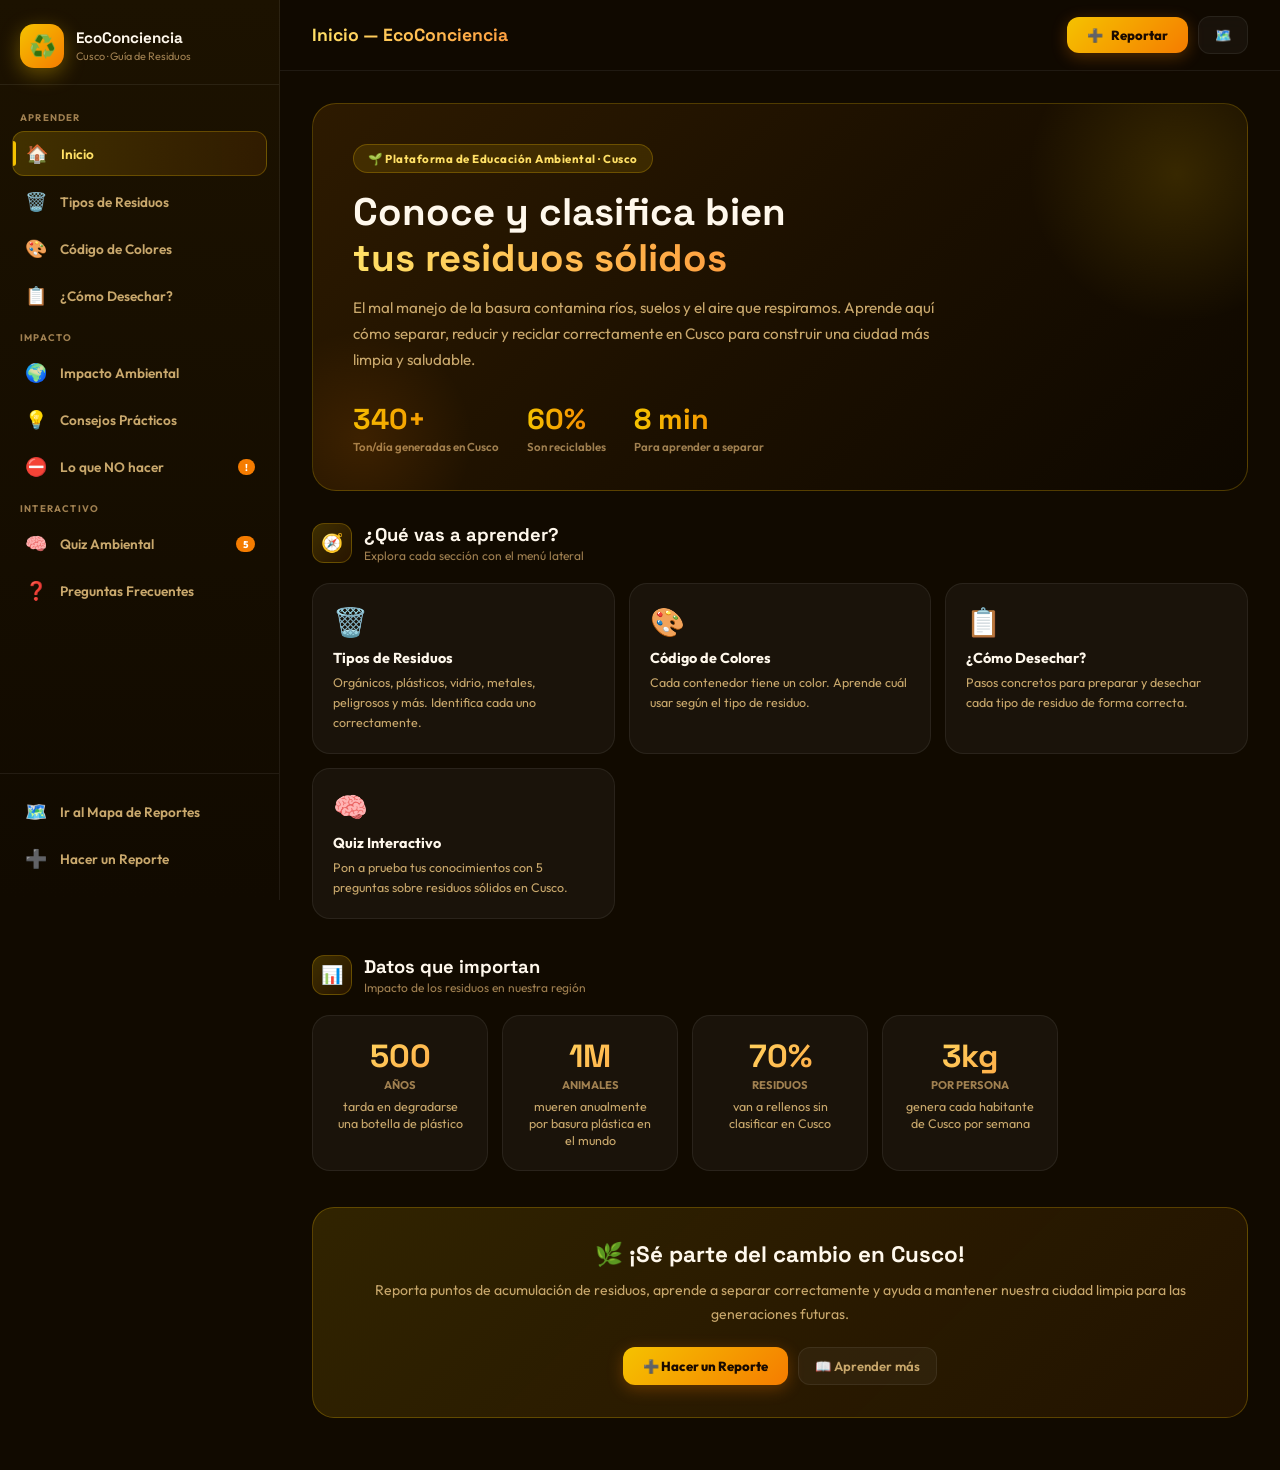
<file: conciencia-residuos.html>
<!DOCTYPE html>
<html lang="es">
<head>
  <meta charset="UTF-8" />
  <meta name="viewport" content="width=device-width, initial-scale=1.0, maximum-scale=1.0, user-scalable=no" />
  <meta name="description" content="Aprende a clasificar y desechar correctamente los residuos sólidos en Cusco. Guía ciudadana para un manejo responsable de la basura." />
  <meta name="theme-color" content="#1a0f00" />
  <title>Conciencia Ambiental — Residuos Sólidos Cusco</title>

  <link href="https://fonts.googleapis.com/css2?family=Outfit:wght@400;500;600;700;800&family=Space+Grotesk:wght@500;700;800&display=swap" rel="stylesheet" />

  <style>
    /* ================================================================
       VARIABLES & RESET
    ================================================================ */
    :root {
      --yellow:        #F5C200;
      --yellow-light:  #FFE066;
      --yellow-dark:   #C49A00;
      --orange:        #F57C00;
      --orange-light:  #FFA040;
      --orange-dark:   #BF5E00;
      --bg:            #110A00;
      --bg2:           #1C1100;
      --surface:       rgba(255,255,255,0.04);
      --surface2:      rgba(255,255,255,0.08);
      --border:        rgba(255,255,255,0.07);
      --border-accent: rgba(245,194,0,0.25);
      --text:          #FFF8EC;
      --text-muted:    #A08050;
      --text-sub:      #C9A86C;
      --sidebar-w:     280px;
      --sidebar-w-collapsed: 70px;
      --radius:        16px;
      --transition:    all 0.25s cubic-bezier(0.4,0,0.2,1);
    }

    *, *::before, *::after { box-sizing: border-box; margin: 0; padding: 0; }
    html { scroll-behavior: smooth; }
    body {
      font-family: 'Outfit', sans-serif;
      background: var(--bg);
      color: var(--text);
      overflow-x: hidden;
      -webkit-tap-highlight-color: transparent;
    }
    a { text-decoration: none; color: inherit; }
    button { font-family: inherit; cursor: pointer; border: none; background: none; }

    /* ================================================================
       LAYOUT SHELL
    ================================================================ */
    .shell {
      display: flex;
      min-height: 100vh;
    }

    /* ================================================================
       SIDEBAR
    ================================================================ */
    .sidebar {
      width: var(--sidebar-w);
      background: linear-gradient(180deg, #1C1200 0%, #110A00 100%);
      border-right: 1px solid var(--border);
      display: flex;
      flex-direction: column;
      position: fixed;
      top: 0; left: 0; bottom: 0;
      z-index: 100;
      transition: var(--transition);
      overflow: hidden;
    }

    /* ---- Brand ---- */
    .sidebar-brand {
      padding: 24px 20px 16px;
      display: flex;
      align-items: center;
      gap: 12px;
      border-bottom: 1px solid var(--border);
      flex-shrink: 0;
    }
    .brand-icon {
      width: 44px;
      height: 44px;
      border-radius: 14px;
      background: linear-gradient(135deg, var(--yellow), var(--orange));
      display: flex;
      align-items: center;
      justify-content: center;
      font-size: 22px;
      flex-shrink: 0;
      box-shadow: 0 6px 20px rgba(245,194,0,0.35);
    }
    .brand-texts {
      overflow: hidden;
      white-space: nowrap;
    }
    .brand-title {
      font-family: 'Space Grotesk', sans-serif;
      font-size: 0.95rem;
      font-weight: 800;
      color: var(--text);
      line-height: 1.2;
    }
    .brand-sub {
      font-size: 0.68rem;
      color: var(--text-muted);
      margin-top: 2px;
    }

    /* ---- Nav links ---- */
    .sidebar-nav {
      flex: 1;
      overflow-y: auto;
      padding: 16px 12px;
      scrollbar-width: none;
      display: flex;
      flex-direction: column;
      gap: 4px;
    }
    .sidebar-nav::-webkit-scrollbar { display: none; }

    .nav-section-label {
      font-size: 0.6rem;
      font-weight: 700;
      letter-spacing: 1.2px;
      color: var(--text-muted);
      padding: 10px 8px 4px;
      white-space: nowrap;
      overflow: hidden;
    }

    .nav-link {
      display: flex;
      align-items: center;
      gap: 12px;
      padding: 10px 12px;
      border-radius: 12px;
      color: var(--text-sub);
      font-size: 0.85rem;
      font-weight: 600;
      transition: var(--transition);
      white-space: nowrap;
      overflow: hidden;
      position: relative;
    }
    .nav-link:hover {
      background: var(--surface2);
      color: var(--text);
    }
    .nav-link.active {
      background: linear-gradient(90deg, rgba(245,194,0,0.18), rgba(245,124,0,0.10));
      color: var(--yellow-light);
      border: 1px solid var(--border-accent);
    }
    .nav-link.active::before {
      content: '';
      position: absolute;
      left: 0; top: 20%; bottom: 20%;
      width: 3px;
      border-radius: 0 3px 3px 0;
      background: var(--yellow);
    }
    .nav-icon {
      font-size: 18px;
      flex-shrink: 0;
      width: 24px;
      text-align: center;
    }
    .nav-text { overflow: hidden; text-overflow: ellipsis; }

    .nav-badge {
      margin-left: auto;
      background: var(--orange);
      color: #fff;
      font-size: 0.6rem;
      font-weight: 800;
      padding: 2px 7px;
      border-radius: 20px;
      flex-shrink: 0;
    }

    /* ---- Sidebar footer ---- */
    .sidebar-footer {
      padding: 16px 12px 20px;
      border-top: 1px solid var(--border);
      flex-shrink: 0;
    }
    .sidebar-footer a {
      display: flex;
      align-items: center;
      gap: 12px;
      padding: 10px 12px;
      border-radius: 12px;
      color: var(--text-sub);
      font-size: 0.85rem;
      font-weight: 600;
      transition: var(--transition);
      white-space: nowrap;
      overflow: hidden;
    }
    .sidebar-footer a:hover { background: var(--surface2); color: var(--text); }

    /* ================================================================
       HAMBURGER (mobile)
    ================================================================ */
    .hamburger {
      display: none;
      position: fixed;
      top: 14px; left: 14px;
      z-index: 200;
      width: 42px; height: 42px;
      border-radius: 12px;
      background: rgba(28,18,0,0.95);
      border: 1px solid var(--border-accent);
      align-items: center;
      justify-content: center;
      flex-direction: column;
      gap: 5px;
      backdrop-filter: blur(10px);
    }
    .hamburger span {
      display: block;
      width: 20px; height: 2px;
      background: var(--yellow);
      border-radius: 2px;
      transition: var(--transition);
    }
    .hamburger.open span:nth-child(1) { transform: translateY(7px) rotate(45deg); }
    .hamburger.open span:nth-child(2) { opacity: 0; }
    .hamburger.open span:nth-child(3) { transform: translateY(-7px) rotate(-45deg); }

    /* Overlay */
    .overlay {
      display: none;
      position: fixed; inset: 0;
      background: rgba(0,0,0,0.6);
      z-index: 90;
      backdrop-filter: blur(2px);
    }
    .overlay.show { display: block; }

    /* ================================================================
       MAIN CONTENT
    ================================================================ */
    .main {
      flex: 1;
      margin-left: var(--sidebar-w);
      min-height: 100vh;
      display: flex;
      flex-direction: column;
      transition: var(--transition);
    }

    /* ================================================================
       TOPBAR
    ================================================================ */
    .topbar {
      position: sticky;
      top: 0;
      z-index: 50;
      background: rgba(17,10,0,0.88);
      backdrop-filter: blur(20px);
      border-bottom: 1px solid var(--border);
      padding: 16px 32px;
      display: flex;
      align-items: center;
      justify-content: space-between;
      gap: 16px;
    }
    .topbar-title {
      font-family: 'Space Grotesk', sans-serif;
      font-size: 1.1rem;
      font-weight: 800;
      background: linear-gradient(90deg, var(--yellow-light), var(--orange-light));
      -webkit-background-clip: text;
      -webkit-text-fill-color: transparent;
      background-clip: text;
    }
    .topbar-actions { display: flex; align-items: center; gap: 10px; }

    .btn-primary {
      display: inline-flex;
      align-items: center;
      gap: 8px;
      padding: 10px 20px;
      border-radius: 12px;
      background: linear-gradient(135deg, var(--yellow), var(--orange));
      color: #1a0a00;
      font-weight: 800;
      font-size: 0.82rem;
      transition: var(--transition);
      box-shadow: 0 4px 16px rgba(245,124,0,0.3);
    }
    .btn-primary:hover {
      transform: translateY(-1px);
      box-shadow: 0 8px 24px rgba(245,124,0,0.45);
    }
    .btn-primary:active { transform: scale(0.97); }

    .btn-ghost {
      display: inline-flex;
      align-items: center;
      gap: 8px;
      padding: 10px 16px;
      border-radius: 12px;
      background: var(--surface);
      border: 1px solid var(--border);
      color: var(--text-sub);
      font-weight: 600;
      font-size: 0.82rem;
      transition: var(--transition);
    }
    .btn-ghost:hover { background: var(--surface2); color: var(--text); }

    /* ================================================================
       CONTENT SECTIONS (each section = a "page")
    ================================================================ */
    .content-area {
      flex: 1;
      padding: 32px;
      max-width: 1100px;
      width: 100%;
      margin: 0 auto;
    }

    .section-page { display: none; animation: fadeUp 0.35s ease; }
    .section-page.active { display: block; }

    @keyframes fadeUp {
      from { opacity: 0; transform: translateY(14px); }
      to   { opacity: 1; transform: translateY(0); }
    }

    /* ================================================================
       HERO BANNER
    ================================================================ */
    .hero {
      border-radius: 24px;
      background: linear-gradient(135deg, #2D1A00 0%, #1C1000 50%, #0E0800 100%);
      border: 1px solid var(--border-accent);
      padding: 40px 40px 36px;
      position: relative;
      overflow: hidden;
      margin-bottom: 32px;
    }
    .hero::before {
      content: '';
      position: absolute;
      top: -80px; right: -80px;
      width: 300px; height: 300px;
      background: radial-gradient(circle, rgba(245,194,0,0.15) 0%, transparent 70%);
      pointer-events: none;
    }
    .hero::after {
      content: '';
      position: absolute;
      bottom: -60px; left: -60px;
      width: 220px; height: 220px;
      background: radial-gradient(circle, rgba(245,124,0,0.12) 0%, transparent 70%);
      pointer-events: none;
    }
    .hero-tag {
      display: inline-flex;
      align-items: center;
      gap: 6px;
      padding: 6px 14px;
      border-radius: 20px;
      background: rgba(245,194,0,0.12);
      border: 1px solid rgba(245,194,0,0.25);
      color: var(--yellow-light);
      font-size: 0.72rem;
      font-weight: 700;
      letter-spacing: 0.5px;
      margin-bottom: 16px;
    }
    .hero h2 {
      font-family: 'Space Grotesk', sans-serif;
      font-size: clamp(1.6rem, 3vw, 2.4rem);
      font-weight: 800;
      line-height: 1.2;
      margin-bottom: 14px;
      position: relative;
      z-index: 1;
    }
    .hero h2 span {
      background: linear-gradient(90deg, var(--yellow-light), var(--orange-light));
      -webkit-background-clip: text;
      -webkit-text-fill-color: transparent;
      background-clip: text;
    }
    .hero p {
      color: var(--text-sub);
      font-size: 0.95rem;
      line-height: 1.7;
      max-width: 600px;
      position: relative;
      z-index: 1;
    }
    .hero-stats {
      display: flex;
      gap: 28px;
      margin-top: 28px;
      flex-wrap: wrap;
    }
    .hero-stat {
      display: flex;
      flex-direction: column;
      gap: 2px;
    }
    .hero-stat-num {
      font-family: 'Space Grotesk', sans-serif;
      font-size: 1.8rem;
      font-weight: 800;
      background: linear-gradient(90deg, var(--yellow), var(--orange));
      -webkit-background-clip: text;
      -webkit-text-fill-color: transparent;
      background-clip: text;
    }
    .hero-stat-lbl {
      font-size: 0.72rem;
      color: var(--text-muted);
      font-weight: 600;
    }

    /* ================================================================
       SECTION TITLE
    ================================================================ */
    .sec-header {
      display: flex;
      align-items: center;
      gap: 12px;
      margin-bottom: 20px;
    }
    .sec-icon {
      width: 40px; height: 40px;
      border-radius: 12px;
      background: linear-gradient(135deg, rgba(245,194,0,0.2), rgba(245,124,0,0.1));
      border: 1px solid var(--border-accent);
      display: flex; align-items: center; justify-content: center;
      font-size: 18px;
    }
    .sec-title {
      font-family: 'Space Grotesk', sans-serif;
      font-size: 1.15rem;
      font-weight: 800;
    }
    .sec-sub { color: var(--text-muted); font-size: 0.75rem; margin-top: 2px; }

    /* ================================================================
       WASTE TYPE CARDS (grid)
    ================================================================ */
    .waste-grid {
      display: grid;
      grid-template-columns: repeat(auto-fill, minmax(230px, 1fr));
      gap: 16px;
      margin-bottom: 36px;
    }

    .waste-card {
      background: var(--surface);
      border: 1px solid var(--border);
      border-radius: 20px;
      padding: 22px;
      display: flex;
      flex-direction: column;
      gap: 12px;
      transition: var(--transition);
      cursor: pointer;
      position: relative;
      overflow: hidden;
    }
    .waste-card::before {
      content: '';
      position: absolute;
      inset: 0;
      background: var(--card-glow, transparent);
      opacity: 0;
      transition: var(--transition);
      border-radius: inherit;
    }
    .waste-card:hover::before { opacity: 1; }
    .waste-card:hover {
      border-color: var(--card-border, var(--border-accent));
      transform: translateY(-3px);
      box-shadow: 0 12px 32px rgba(0,0,0,0.3);
    }

    .waste-card-icon {
      width: 52px; height: 52px;
      border-radius: 16px;
      display: flex; align-items: center; justify-content: center;
      font-size: 26px;
      flex-shrink: 0;
    }
    .waste-card-name {
      font-weight: 800;
      font-size: 1rem;
      line-height: 1.2;
    }
    .waste-card-desc {
      color: var(--text-sub);
      font-size: 0.78rem;
      line-height: 1.6;
    }
    .waste-card-tag {
      display: inline-flex;
      align-items: center;
      gap: 5px;
      padding: 4px 10px;
      border-radius: 20px;
      font-size: 0.65rem;
      font-weight: 700;
      letter-spacing: 0.3px;
      width: fit-content;
    }

    /* Examples per waste */
    .waste-examples {
      display: flex;
      flex-wrap: wrap;
      gap: 6px;
      margin-top: 4px;
    }
    .example-pill {
      padding: 3px 9px;
      border-radius: 20px;
      font-size: 0.65rem;
      font-weight: 600;
      background: var(--surface2);
      border: 1px solid var(--border);
      color: var(--text-sub);
    }

    /* ================================================================
       COLOR-CODED WASTE CARDS
    ================================================================ */
    /* Organic */
    .wc-organic { --card-glow: linear-gradient(135deg,rgba(74,222,128,.06),transparent); --card-border: rgba(74,222,128,.3); }
    .wc-organic .waste-card-icon { background: rgba(74,222,128,.15); }
    .wc-organic .waste-card-name { color: #7EE2A8; }
    .wc-organic .waste-card-tag { background: rgba(74,222,128,.12); color: #7EE2A8; border: 1px solid rgba(74,222,128,.25); }

    /* Paper */
    .wc-paper { --card-glow: linear-gradient(135deg,rgba(96,165,250,.06),transparent); --card-border: rgba(96,165,250,.3); }
    .wc-paper .waste-card-icon { background: rgba(96,165,250,.15); }
    .wc-paper .waste-card-name { color: #93C5FD; }
    .wc-paper .waste-card-tag { background: rgba(96,165,250,.12); color: #93C5FD; border: 1px solid rgba(96,165,250,.25); }

    /* Plastic */
    .wc-plastic { --card-glow: linear-gradient(135deg,rgba(251,191,36,.08),transparent); --card-border: rgba(251,191,36,.35); }
    .wc-plastic .waste-card-icon { background: rgba(251,191,36,.15); }
    .wc-plastic .waste-card-name { color: var(--yellow-light); }
    .wc-plastic .waste-card-tag { background: rgba(251,191,36,.12); color: var(--yellow-light); border: 1px solid rgba(251,191,36,.25); }

    /* Glass */
    .wc-glass { --card-glow: linear-gradient(135deg,rgba(34,211,238,.06),transparent); --card-border: rgba(34,211,238,.3); }
    .wc-glass .waste-card-icon { background: rgba(34,211,238,.15); }
    .wc-glass .waste-card-name { color: #67E8F9; }
    .wc-glass .waste-card-tag { background: rgba(34,211,238,.12); color: #67E8F9; border: 1px solid rgba(34,211,238,.25); }

    /* Metal */
    .wc-metal { --card-glow: linear-gradient(135deg,rgba(156,163,175,.06),transparent); --card-border: rgba(156,163,175,.3); }
    .wc-metal .waste-card-icon { background: rgba(156,163,175,.15); }
    .wc-metal .waste-card-name { color: #D1D5DB; }
    .wc-metal .waste-card-tag { background: rgba(156,163,175,.12); color: #D1D5DB; border: 1px solid rgba(156,163,175,.25); }

    /* Hazardous */
    .wc-hazard { --card-glow: linear-gradient(135deg,rgba(239,68,68,.06),transparent); --card-border: rgba(239,68,68,.3); }
    .wc-hazard .waste-card-icon { background: rgba(239,68,68,.15); }
    .wc-hazard .waste-card-name { color: #FCA5A5; }
    .wc-hazard .waste-card-tag { background: rgba(239,68,68,.12); color: #FCA5A5; border: 1px solid rgba(239,68,68,.25); }

    /* Electronic */
    .wc-electronic { --card-glow: linear-gradient(135deg,rgba(168,85,247,.06),transparent); --card-border: rgba(168,85,247,.3); }
    .wc-electronic .waste-card-icon { background: rgba(168,85,247,.15); }
    .wc-electronic .waste-card-name { color: #D8B4FE; }
    .wc-electronic .waste-card-tag { background: rgba(168,85,247,.12); color: #D8B4FE; border: 1px solid rgba(168,85,247,.25); }

    /* Sanitary */
    .wc-sanitary { --card-glow: linear-gradient(135deg,rgba(245,124,0,.07),transparent); --card-border: rgba(245,124,0,.3); }
    .wc-sanitary .waste-card-icon { background: rgba(245,124,0,.15); }
    .wc-sanitary .waste-card-name { color: var(--orange-light); }
    .wc-sanitary .waste-card-tag { background: rgba(245,124,0,.12); color: var(--orange-light); border: 1px solid rgba(245,124,0,.25); }

    /* ================================================================
       BIN COLOR LEGEND
    ================================================================ */
    .bin-legend {
      display: grid;
      grid-template-columns: repeat(auto-fill, minmax(180px, 1fr));
      gap: 12px;
      margin-bottom: 36px;
    }
    .bin-card {
      border-radius: 16px;
      padding: 16px;
      border: 1px solid;
      display: flex;
      gap: 12px;
      align-items: flex-start;
      transition: var(--transition);
    }
    .bin-card:hover { transform: translateY(-2px); }
    .bin-dot {
      width: 16px; height: 16px;
      border-radius: 50%;
      flex-shrink: 0;
      margin-top: 3px;
    }
    .bin-name { font-weight: 800; font-size: 0.85rem; }
    .bin-items { color: var(--text-muted); font-size: 0.72rem; line-height: 1.5; margin-top: 3px; }

    /* ================================================================
       STEPS / HOW TO
    ================================================================ */
    .steps-list {
      display: flex;
      flex-direction: column;
      gap: 14px;
      margin-bottom: 36px;
    }
    .step-item {
      display: flex;
      gap: 16px;
      align-items: flex-start;
      background: var(--surface);
      border: 1px solid var(--border);
      border-radius: 16px;
      padding: 18px 20px;
      transition: var(--transition);
    }
    .step-item:hover {
      background: var(--surface2);
      border-color: var(--border-accent);
    }
    .step-num {
      width: 36px; height: 36px;
      border-radius: 10px;
      background: linear-gradient(135deg, var(--yellow), var(--orange));
      color: #1a0a00;
      font-weight: 800;
      font-size: 0.9rem;
      display: flex; align-items: center; justify-content: center;
      flex-shrink: 0;
    }
    .step-text h4 { font-weight: 700; font-size: 0.92rem; margin-bottom: 4px; }
    .step-text p { color: var(--text-sub); font-size: 0.8rem; line-height: 1.6; }

    /* ================================================================
       TIPS / FACTS
    ================================================================ */
    .tips-grid {
      display: grid;
      grid-template-columns: repeat(auto-fill, minmax(240px, 1fr));
      gap: 14px;
      margin-bottom: 36px;
    }
    .tip-card {
      background: var(--surface);
      border: 1px solid var(--border);
      border-radius: 18px;
      padding: 20px;
      transition: var(--transition);
    }
    .tip-card:hover {
      background: var(--surface2);
      transform: translateY(-2px);
    }
    .tip-emoji { font-size: 28px; margin-bottom: 10px; }
    .tip-title { font-weight: 700; font-size: 0.9rem; margin-bottom: 6px; }
    .tip-desc { color: var(--text-sub); font-size: 0.78rem; line-height: 1.6; }

    /* ================================================================
       QUIZ / INTERACTIVE
    ================================================================ */
    .quiz-box {
      background: var(--surface);
      border: 1px solid var(--border-accent);
      border-radius: 22px;
      padding: 28px;
      margin-bottom: 36px;
    }
    .quiz-q {
      font-family: 'Space Grotesk', sans-serif;
      font-size: 1.05rem;
      font-weight: 800;
      margin-bottom: 6px;
      color: var(--yellow-light);
    }
    .quiz-hint {
      font-size: 0.78rem;
      color: var(--text-muted);
      margin-bottom: 20px;
    }
    .quiz-options {
      display: grid;
      grid-template-columns: 1fr 1fr;
      gap: 10px;
    }
    .quiz-opt {
      padding: 14px 16px;
      border-radius: 14px;
      background: var(--surface2);
      border: 1px solid var(--border);
      color: var(--text);
      font-size: 0.82rem;
      font-weight: 600;
      text-align: left;
      transition: var(--transition);
      cursor: pointer;
    }
    .quiz-opt:hover { border-color: var(--border-accent); background: rgba(245,194,0,0.08); }
    .quiz-opt.correct { background: rgba(74,222,128,0.12); border-color: rgba(74,222,128,0.4); color: #7EE2A8; }
    .quiz-opt.wrong   { background: rgba(239,68,68,0.1); border-color: rgba(239,68,68,0.4); color: #FCA5A5; }
    .quiz-result { margin-top: 16px; font-size: 0.85rem; font-weight: 700; display: none; }
    .quiz-result.show { display: block; }
    .quiz-result.ok  { color: #7EE2A8; }
    .quiz-result.bad { color: #FCA5A5; }

    .quiz-progress {
      display: flex;
      align-items: center;
      justify-content: space-between;
      margin-bottom: 18px;
    }
    .quiz-score-badge {
      padding: 5px 12px;
      border-radius: 20px;
      background: linear-gradient(135deg, rgba(245,194,0,0.15), rgba(245,124,0,0.1));
      border: 1px solid var(--border-accent);
      font-size: 0.75rem;
      font-weight: 700;
      color: var(--yellow-light);
    }
    .quiz-nav { display: flex; gap: 8px; margin-top: 18px; }

    /* ================================================================
       IMPACT COUNTER
    ================================================================ */
    .impact-row {
      display: grid;
      grid-template-columns: repeat(auto-fill, minmax(160px, 1fr));
      gap: 14px;
      margin-bottom: 36px;
    }
    .impact-card {
      background: var(--surface);
      border: 1px solid var(--border);
      border-radius: 18px;
      padding: 20px;
      text-align: center;
      transition: var(--transition);
    }
    .impact-card:hover { border-color: var(--border-accent); }
    .impact-num {
      font-family: 'Space Grotesk', sans-serif;
      font-size: 2rem;
      font-weight: 800;
      background: linear-gradient(135deg, var(--yellow-light), var(--orange-light));
      -webkit-background-clip: text;
      -webkit-text-fill-color: transparent;
      background-clip: text;
    }
    .impact-unit { font-size: 0.7rem; font-weight: 700; color: var(--text-muted); margin-top: 2px; }
    .impact-label { font-size: 0.78rem; color: var(--text-sub); margin-top: 6px; line-height: 1.4; }

    /* ================================================================
       ACCORDION (FAQ)
    ================================================================ */
    .faq-list { display: flex; flex-direction: column; gap: 10px; margin-bottom: 36px; }
    .faq-item {
      background: var(--surface);
      border: 1px solid var(--border);
      border-radius: 14px;
      overflow: hidden;
      transition: var(--transition);
    }
    .faq-item.open { border-color: var(--border-accent); }
    .faq-header {
      display: flex;
      align-items: center;
      justify-content: space-between;
      padding: 16px 18px;
      cursor: pointer;
      gap: 12px;
    }
    .faq-q { font-weight: 700; font-size: 0.88rem; }
    .faq-arrow {
      font-size: 14px;
      color: var(--text-muted);
      transition: transform 0.25s ease;
      flex-shrink: 0;
    }
    .faq-item.open .faq-arrow { transform: rotate(180deg); color: var(--yellow); }
    .faq-body {
      max-height: 0;
      overflow: hidden;
      transition: max-height 0.35s ease, padding 0.25s ease;
      padding: 0 18px;
    }
    .faq-item.open .faq-body { max-height: 300px; padding: 0 18px 16px; }
    .faq-body p { color: var(--text-sub); font-size: 0.82rem; line-height: 1.7; }

    /* ================================================================
       ALERTS / PROHIBITIONS
    ================================================================ */
    .prohib-grid {
      display: grid;
      grid-template-columns: repeat(auto-fill, minmax(200px, 1fr));
      gap: 12px;
      margin-bottom: 36px;
    }
    .prohib-card {
      background: rgba(239,68,68,0.06);
      border: 1px solid rgba(239,68,68,0.2);
      border-radius: 16px;
      padding: 18px;
      display: flex;
      gap: 12px;
      align-items: flex-start;
      transition: var(--transition);
    }
    .prohib-card:hover { background: rgba(239,68,68,0.1); transform: translateY(-2px); }
    .prohib-icon { font-size: 24px; flex-shrink: 0; }
    .prohib-text h4 { font-weight: 700; font-size: 0.85rem; color: #FCA5A5; margin-bottom: 4px; }
    .prohib-text p { font-size: 0.75rem; color: var(--text-muted); line-height: 1.5; }

    /* CTA Banner */
    .cta-banner {
      border-radius: 22px;
      background: linear-gradient(135deg, rgba(245,194,0,0.14), rgba(245,124,0,0.08));
      border: 1px solid var(--border-accent);
      padding: 32px;
      text-align: center;
      margin-bottom: 20px;
    }
    .cta-banner h3 {
      font-family: 'Space Grotesk', sans-serif;
      font-size: 1.4rem;
      font-weight: 800;
      margin-bottom: 10px;
    }
    .cta-banner p { color: var(--text-sub); font-size: 0.88rem; line-height: 1.7; margin-bottom: 20px; }
    .cta-btns { display: flex; gap: 10px; justify-content: center; flex-wrap: wrap; }

    /* ================================================================
       MOBILE BOTTOM NAV
    ================================================================ */
    .mobile-bottom-nav {
      display: none;
      position: fixed;
      left: 10px; right: 10px; bottom: 10px;
      height: 62px;
      background: rgba(28,18,0,0.97);
      border: 1px solid var(--border-accent);
      border-radius: 20px;
      z-index: 80;
      align-items: center;
      justify-content: space-around;
      backdrop-filter: blur(18px);
      box-shadow: 0 8px 32px rgba(0,0,0,0.4);
    }
    .mob-nav-item {
      display: flex;
      flex-direction: column;
      align-items: center;
      gap: 2px;
      padding: 6px 14px;
      border-radius: 12px;
      color: var(--text-muted);
      font-size: 0.6rem;
      font-weight: 700;
      transition: var(--transition);
      cursor: pointer;
    }
    .mob-nav-item.active { color: var(--yellow-light); }
    .mob-nav-icon { font-size: 20px; }

    /* ================================================================
       PROGRESS BAR (recycling rate visual)
    ================================================================ */
    .progress-item {
      margin-bottom: 16px;
    }
    .progress-header {
      display: flex;
      justify-content: space-between;
      align-items: center;
      margin-bottom: 6px;
    }
    .progress-label { font-size: 0.82rem; font-weight: 600; }
    .progress-pct { font-size: 0.78rem; font-weight: 800; color: var(--yellow); }
    .progress-bar {
      height: 8px;
      border-radius: 10px;
      background: var(--surface2);
      overflow: hidden;
    }
    .progress-fill {
      height: 100%;
      border-radius: 10px;
      background: linear-gradient(90deg, var(--yellow), var(--orange));
      transition: width 1.2s cubic-bezier(0.4,0,0.2,1);
      width: 0;
    }

    /* ================================================================
       RESPONSIVE
    ================================================================ */
    @media (max-width: 900px) {
      .sidebar { transform: translateX(-100%); }
      .sidebar.open { transform: translateX(0); }
      .main { margin-left: 0; }
      .hamburger { display: flex; }
      .topbar { padding: 14px 20px 14px 68px; }
      .content-area { padding: 20px 16px 100px; }
      .mobile-bottom-nav { display: flex; }
      .hero { padding: 24px 20px; }
      .quiz-options { grid-template-columns: 1fr; }
      .waste-grid { grid-template-columns: repeat(auto-fill, minmax(160px, 1fr)); }
    }

    @media (max-width: 480px) {
      .hero h2 { font-size: 1.4rem; }
      .hero-stats { gap: 18px; }
      .hero-stat-num { font-size: 1.4rem; }
      .topbar-title { font-size: 0.9rem; }
      .topbar-actions .btn-primary span { display: none; }
    }

    /* ================================================================
       SCROLL INDICATOR
    ================================================================ */
    .scroll-top {
      position: fixed;
      bottom: 90px; right: 20px;
      width: 40px; height: 40px;
      border-radius: 12px;
      background: linear-gradient(135deg, var(--yellow), var(--orange));
      color: #1a0a00;
      display: flex; align-items: center; justify-content: center;
      font-size: 18px;
      font-weight: 800;
      z-index: 70;
      opacity: 0;
      pointer-events: none;
      transition: var(--transition);
      box-shadow: 0 4px 16px rgba(245,124,0,0.4);
    }
    .scroll-top.show { opacity: 1; pointer-events: all; }

    /* Toast */
    #toast {
      position: fixed;
      left: 50%; bottom: 90px;
      transform: translateX(-50%);
      background: rgba(28,18,0,0.97);
      border: 1px solid var(--border-accent);
      color: var(--text);
      padding: 12px 20px;
      border-radius: 14px;
      font-size: 0.82rem;
      font-weight: 600;
      opacity: 0;
      pointer-events: none;
      transition: var(--transition);
      z-index: 999;
      white-space: nowrap;
    }
    #toast.show { opacity: 1; bottom: 100px; }

  </style>
</head>
<body>

<!-- ===============================================================
     HAMBURGER
================================================================ -->
<button class="hamburger" id="hamburger" aria-label="Menú">
  <span></span><span></span><span></span>
</button>

<!-- Overlay -->
<div class="overlay" id="overlay"></div>

<div class="shell">

  <!-- =============================================================
       SIDEBAR
  ============================================================= -->
  <aside class="sidebar" id="sidebar">

    <!-- Brand -->
    <div class="sidebar-brand">
      <div class="brand-icon">♻️</div>
      <div class="brand-texts">
        <div class="brand-title">EcoConciencia</div>
        <div class="brand-sub">Cusco · Guía de Residuos</div>
      </div>
    </div>

    <!-- Nav -->
    <nav class="sidebar-nav" id="sideNav">

      <div class="nav-section-label">APRENDER</div>

      <a class="nav-link active" data-section="inicio" onclick="showSection('inicio',this)">
        <span class="nav-icon">🏠</span>
        <span class="nav-text">Inicio</span>
      </a>
      <a class="nav-link" data-section="tipos" onclick="showSection('tipos',this)">
        <span class="nav-icon">🗑️</span>
        <span class="nav-text">Tipos de Residuos</span>
      </a>
      <a class="nav-link" data-section="colores" onclick="showSection('colores',this)">
        <span class="nav-icon">🎨</span>
        <span class="nav-text">Código de Colores</span>
      </a>
      <a class="nav-link" data-section="como" onclick="showSection('como',this)">
        <span class="nav-icon">📋</span>
        <span class="nav-text">¿Cómo Desechar?</span>
      </a>

      <div class="nav-section-label">IMPACTO</div>

      <a class="nav-link" data-section="impacto" onclick="showSection('impacto',this)">
        <span class="nav-icon">🌍</span>
        <span class="nav-text">Impacto Ambiental</span>
      </a>
      <a class="nav-link" data-section="tips" onclick="showSection('tips',this)">
        <span class="nav-icon">💡</span>
        <span class="nav-text">Consejos Prácticos</span>
      </a>
      <a class="nav-link" data-section="prohibido" onclick="showSection('prohibido',this)">
        <span class="nav-icon">⛔</span>
        <span class="nav-text">Lo que NO hacer</span>
        <span class="nav-badge">!</span>
      </a>

      <div class="nav-section-label">INTERACTIVO</div>

      <a class="nav-link" data-section="quiz" onclick="showSection('quiz',this)">
        <span class="nav-icon">🧠</span>
        <span class="nav-text">Quiz Ambiental</span>
        <span class="nav-badge">5</span>
      </a>
      <a class="nav-link" data-section="faq" onclick="showSection('faq',this)">
        <span class="nav-icon">❓</span>
        <span class="nav-text">Preguntas Frecuentes</span>
      </a>

    </nav>

    <!-- Footer -->
    <div class="sidebar-footer">
      <a href="principal.html">
        <span class="nav-icon">🗺️</span>
        <span>Ir al Mapa de Reportes</span>
      </a>
      <a href="reporte-residuos.html" style="margin-top:4px">
        <span class="nav-icon">➕</span>
        <span>Hacer un Reporte</span>
      </a>
    </div>

  </aside>

  <!-- =============================================================
       MAIN
  ============================================================= -->
  <div class="main" id="mainContent">

    <!-- Topbar -->
    <div class="topbar">
      <div class="topbar-title" id="topbarTitle">Inicio — EcoConciencia</div>
      <div class="topbar-actions">
        <a href="reporte-residuos.html" class="btn-primary">
          <span>➕</span><span>Reportar</span>
        </a>
        <a href="principal.html" class="btn-ghost">🗺️</a>
      </div>
    </div>

    <!-- Content -->
    <div class="content-area">

      <!-- ============================================================
           SECCIÓN: INICIO
      ============================================================ -->
      <div class="section-page active" id="sec-inicio">

        <!-- Hero -->
        <div class="hero">
          <div class="hero-tag">🌱 Plataforma de Educación Ambiental · Cusco</div>
          <h2>Conoce y clasifica bien<br/><span>tus residuos sólidos</span></h2>
          <p>El mal manejo de la basura contamina ríos, suelos y el aire que respiramos. Aprende aquí cómo separar, reducir y reciclar correctamente en Cusco para construir una ciudad más limpia y saludable.</p>
          <div class="hero-stats">
            <div class="hero-stat">
              <span class="hero-stat-num">340+</span>
              <span class="hero-stat-lbl">Ton/día generadas en Cusco</span>
            </div>
            <div class="hero-stat">
              <span class="hero-stat-num">60%</span>
              <span class="hero-stat-lbl">Son reciclables</span>
            </div>
            <div class="hero-stat">
              <span class="hero-stat-num">8 min</span>
              <span class="hero-stat-lbl">Para aprender a separar</span>
            </div>
          </div>
        </div>

        <!-- Resumen rápido de secciones -->
        <div class="sec-header">
          <div class="sec-icon">🧭</div>
          <div>
            <div class="sec-title">¿Qué vas a aprender?</div>
            <div class="sec-sub">Explora cada sección con el menú lateral</div>
          </div>
        </div>

        <div class="tips-grid">
          <div class="tip-card" onclick="showSection('tipos', document.querySelector('[data-section=tipos]'))">
            <div class="tip-emoji">🗑️</div>
            <div class="tip-title">Tipos de Residuos</div>
            <div class="tip-desc">Orgánicos, plásticos, vidrio, metales, peligrosos y más. Identifica cada uno correctamente.</div>
          </div>
          <div class="tip-card" onclick="showSection('colores', document.querySelector('[data-section=colores]'))">
            <div class="tip-emoji">🎨</div>
            <div class="tip-title">Código de Colores</div>
            <div class="tip-desc">Cada contenedor tiene un color. Aprende cuál usar según el tipo de residuo.</div>
          </div>
          <div class="tip-card" onclick="showSection('como', document.querySelector('[data-section=como]'))">
            <div class="tip-emoji">📋</div>
            <div class="tip-title">¿Cómo Desechar?</div>
            <div class="tip-desc">Pasos concretos para preparar y desechar cada tipo de residuo de forma correcta.</div>
          </div>
          <div class="tip-card" onclick="showSection('quiz', document.querySelector('[data-section=quiz]'))">
            <div class="tip-emoji">🧠</div>
            <div class="tip-title">Quiz Interactivo</div>
            <div class="tip-desc">Pon a prueba tus conocimientos con 5 preguntas sobre residuos sólidos en Cusco.</div>
          </div>
        </div>

        <!-- Impacto rápido -->
        <div class="sec-header">
          <div class="sec-icon">📊</div>
          <div>
            <div class="sec-title">Datos que importan</div>
            <div class="sec-sub">Impacto de los residuos en nuestra región</div>
          </div>
        </div>
        <div class="impact-row">
          <div class="impact-card">
            <div class="impact-num">500</div>
            <div class="impact-unit">AÑOS</div>
            <div class="impact-label">tarda en degradarse una botella de plástico</div>
          </div>
          <div class="impact-card">
            <div class="impact-num">1M</div>
            <div class="impact-unit">ANIMALES</div>
            <div class="impact-label">mueren anualmente por basura plástica en el mundo</div>
          </div>
          <div class="impact-card">
            <div class="impact-num">70%</div>
            <div class="impact-unit">RESIDUOS</div>
            <div class="impact-label">van a rellenos sin clasificar en Cusco</div>
          </div>
          <div class="impact-card">
            <div class="impact-num">3kg</div>
            <div class="impact-unit">POR PERSONA</div>
            <div class="impact-label">genera cada habitante de Cusco por semana</div>
          </div>
        </div>

        <!-- CTA -->
        <div class="cta-banner">
          <h3>🌿 ¡Sé parte del cambio en Cusco!</h3>
          <p>Reporta puntos de acumulación de residuos, aprende a separar correctamente y ayuda a mantener nuestra ciudad limpia para las generaciones futuras.</p>
          <div class="cta-btns">
            <a href="reporte-residuos.html" class="btn-primary">➕ Hacer un Reporte</a>
            <button class="btn-ghost" onclick="showSection('tipos', document.querySelector('[data-section=tipos]'))">📖 Aprender más</button>
          </div>
        </div>

      </div>

      <!-- ============================================================
           SECCIÓN: TIPOS DE RESIDUOS
      ============================================================ -->
      <div class="section-page" id="sec-tipos">

        <div class="hero" style="padding:28px 32px; margin-bottom:24px;">
          <div class="hero-tag">🗑️ Clasificación</div>
          <h2 style="font-size:1.7rem;">Tipos de <span>Residuos Sólidos</span></h2>
          <p>Conocer la clasificación te permite saber exactamente dónde depositar cada residuo para que pueda ser tratado correctamente.</p>
        </div>

        <div class="sec-header">
          <div class="sec-icon">🗑️</div>
          <div>
            <div class="sec-title">Clasificación por tipo</div>
            <div class="sec-sub">Haz clic en cada tarjeta para ver ejemplos</div>
          </div>
        </div>

        <div class="waste-grid">

          <div class="waste-card wc-organic" onclick="toggleExamples(this)">
            <div class="waste-card-icon">🍃</div>
            <div class="waste-card-name">Residuos Orgánicos</div>
            <div class="waste-card-desc">Provienen de seres vivos. Se descomponen de forma natural y pueden convertirse en compost.</div>
            <div class="waste-card-tag">♻️ Compostable</div>
            <div class="waste-examples" style="display:none">
              <span class="example-pill">🍌 Cáscaras de fruta</span>
              <span class="example-pill">☕ Restos de café</span>
              <span class="example-pill">🥗 Comida cocinada</span>
              <span class="example-pill">🌿 Poda de jardín</span>
              <span class="example-pill">🥚 Cáscaras de huevo</span>
            </div>
          </div>

          <div class="waste-card wc-paper" onclick="toggleExamples(this)">
            <div class="waste-card-icon">📄</div>
            <div class="waste-card-name">Papel y Cartón</div>
            <div class="waste-card-desc">Material muy reciclable. Su reciclaje ahorra árboles, agua y energía eléctrica.</div>
            <div class="waste-card-tag">♻️ Reciclable</div>
            <div class="waste-examples" style="display:none">
              <span class="example-pill">📰 Periódicos</span>
              <span class="example-pill">📦 Cajas de cartón</span>
              <span class="example-pill">📃 Cuadernos usados</span>
              <span class="example-pill">🛍️ Bolsas de papel</span>
            </div>
          </div>

          <div class="waste-card wc-plastic" onclick="toggleExamples(this)">
            <div class="waste-card-icon">🧴</div>
            <div class="waste-card-name">Plásticos</div>
            <div class="waste-card-desc">Tarda cientos de años en degradarse. Enjuaga los envases antes de reciclarlos.</div>
            <div class="waste-card-tag">♻️ Reciclable (limpio)</div>
            <div class="waste-examples" style="display:none">
              <span class="example-pill">🍶 Botellas PET</span>
              <span class="example-pill">🥛 Envases de yogur</span>
              <span class="example-pill">🛍️ Bolsas plásticas</span>
              <span class="example-pill">💊 Envases de medicina</span>
            </div>
          </div>

          <div class="waste-card wc-glass" onclick="toggleExamples(this)">
            <div class="waste-card-icon">🍾</div>
            <div class="waste-card-name">Vidrio</div>
            <div class="waste-card-desc">Se puede reciclar infinitas veces sin perder calidad. No va en la misma bolsa que otros residuos.</div>
            <div class="waste-card-tag">♻️ Reciclable infinito</div>
            <div class="waste-examples" style="display:none">
              <span class="example-pill">🍾 Botellas de vidrio</span>
              <span class="example-pill">🫙 Frascos de conserva</span>
              <span class="example-pill">🧴 Perfumeros</span>
            </div>
          </div>

          <div class="waste-card wc-metal" onclick="toggleExamples(this)">
            <div class="waste-card-icon">🥫</div>
            <div class="waste-card-name">Metales</div>
            <div class="waste-card-desc">Aluminio y acero son altamente reciclables. Aplastar latas reduce volumen de residuos.</div>
            <div class="waste-card-tag">♻️ Alta rentabilidad</div>
            <div class="waste-examples" style="display:none">
              <span class="example-pill">🥫 Latas de conserva</span>
              <span class="example-pill">🍺 Latas de aluminio</span>
              <span class="example-pill">🔩 Tornillería</span>
              <span class="example-pill">🍴 Cubiertos viejos</span>
            </div>
          </div>

          <div class="waste-card wc-hazard" onclick="toggleExamples(this)">
            <div class="waste-card-icon">☢️</div>
            <div class="waste-card-name">Residuos Peligrosos</div>
            <div class="waste-card-desc">¡Nunca mezclar con basura doméstica! Requieren puntos de acopio especializados.</div>
            <div class="waste-card-tag">⚠️ Manejo especial</div>
            <div class="waste-examples" style="display:none">
              <span class="example-pill">🔋 Baterías y pilas</span>
              <span class="example-pill">💡 Focos fluorescentes</span>
              <span class="example-pill">🎨 Pinturas y solventes</span>
              <span class="example-pill">💊 Medicamentos vencidos</span>
            </div>
          </div>

          <div class="waste-card wc-electronic" onclick="toggleExamples(this)">
            <div class="waste-card-icon">📱</div>
            <div class="waste-card-name">Residuos Electrónicos</div>
            <div class="waste-card-desc">Contienen metales valiosos y sustancias tóxicas. Llevar a centros de reciclaje RAEE.</div>
            <div class="waste-card-tag">🔌 RAEE</div>
            <div class="waste-examples" style="display:none">
              <span class="example-pill">📱 Celulares viejos</span>
              <span class="example-pill">💻 Computadoras</span>
              <span class="example-pill">📺 Televisores</span>
              <span class="example-pill">🖨️ Impresoras</span>
            </div>
          </div>

          <div class="waste-card wc-sanitary" onclick="toggleExamples(this)">
            <div class="waste-card-icon">🧻</div>
            <div class="waste-card-name">Residuos Sanitarios</div>
            <div class="waste-card-desc">Por higiene van en bolsa cerrada al contenedor de residuo no reciclable. No se reciclan.</div>
            <div class="waste-card-tag">🚫 No reciclable</div>
            <div class="waste-examples" style="display:none">
              <span class="example-pill">🧻 Papel higiénico</span>
              <span class="example-pill">😷 Mascarillas usadas</span>
              <span class="example-pill">🩹 Vendas</span>
              <span class="example-pill">🧤 Guantes usados</span>
            </div>
          </div>

        </div>

      </div>

      <!-- ============================================================
           SECCIÓN: CÓDIGO DE COLORES
      ============================================================ -->
      <div class="section-page" id="sec-colores">

        <div class="hero" style="padding:28px 32px; margin-bottom:24px;">
          <div class="hero-tag">🎨 Identificación Visual</div>
          <h2 style="font-size:1.7rem;">Código de <span>Colores de Contenedores</span></h2>
          <p>En Perú, el sistema de colores para contenedores de residuos sólidos está normado por la NTP 900.058 del MINAM. Conocerlo es esencial para reciclar bien.</p>
        </div>

        <div class="sec-header">
          <div class="sec-icon">🎨</div>
          <div>
            <div class="sec-title">¿Qué color para cada residuo?</div>
            <div class="sec-sub">Sistema normado por el MINAM · NTP 900.058</div>
          </div>
        </div>

        <div class="bin-legend">

          <div class="bin-card" style="background:rgba(74,222,128,0.08);border-color:rgba(74,222,128,0.3);">
            <div class="bin-dot" style="background:#4ADE80;box-shadow:0 0 10px rgba(74,222,128,0.6)"></div>
            <div>
              <div class="bin-name" style="color:#7EE2A8">🟢 Verde</div>
              <div class="bin-items">Residuos orgánicos: restos de comida, cáscaras, hojas y poda de jardín.</div>
            </div>
          </div>

          <div class="bin-card" style="background:rgba(251,191,36,0.08);border-color:rgba(251,191,36,0.3);">
            <div class="bin-dot" style="background:#FBBF24;box-shadow:0 0 10px rgba(251,191,36,0.6)"></div>
            <div>
              <div class="bin-name" style="color:#FDE68A">🟡 Amarillo</div>
              <div class="bin-items">Plásticos limpios: botellas PET, envases, bolsas y empaques plásticos.</div>
            </div>
          </div>

          <div class="bin-card" style="background:rgba(96,165,250,0.08);border-color:rgba(96,165,250,0.3);">
            <div class="bin-dot" style="background:#60A5FA;box-shadow:0 0 10px rgba(96,165,250,0.6)"></div>
            <div>
              <div class="bin-name" style="color:#93C5FD">🔵 Azul</div>
              <div class="bin-items">Papel y cartón: periódicos, cajas, cuadernos, papel de impresora.</div>
            </div>
          </div>

          <div class="bin-card" style="background:rgba(255,255,255,0.04);border-color:rgba(255,255,255,0.2);">
            <div class="bin-dot" style="background:#E5E7EB;box-shadow:0 0 10px rgba(229,231,235,0.4)"></div>
            <div>
              <div class="bin-name" style="color:#F3F4F6">⚪ Blanco</div>
              <div class="bin-items">Vidrio: botellas, frascos y envases de vidrio limpios y sin tapa.</div>
            </div>
          </div>

          <div class="bin-card" style="background:rgba(156,163,175,0.08);border-color:rgba(156,163,175,0.3);">
            <div class="bin-dot" style="background:#9CA3AF;box-shadow:0 0 10px rgba(156,163,175,0.5)"></div>
            <div>
              <div class="bin-name" style="color:#D1D5DB">⚫ Plomo / Gris</div>
              <div class="bin-items">Metales: latas de aluminio y conserva, cubiertos y envases metálicos.</div>
            </div>
          </div>

          <div class="bin-card" style="background:rgba(239,68,68,0.08);border-color:rgba(239,68,68,0.3);">
            <div class="bin-dot" style="background:#EF4444;box-shadow:0 0 10px rgba(239,68,68,0.6)"></div>
            <div>
              <div class="bin-name" style="color:#FCA5A5">🔴 Rojo</div>
              <div class="bin-items">Residuos peligrosos: pilas, baterías, químicos, medicamentos vencidos.</div>
            </div>
          </div>

          <div class="bin-card" style="background:rgba(168,85,247,0.08);border-color:rgba(168,85,247,0.3);">
            <div class="bin-dot" style="background:#A855F7;box-shadow:0 0 10px rgba(168,85,247,0.6)"></div>
            <div>
              <div class="bin-name" style="color:#D8B4FE">🟣 Morado / Violeta</div>
              <div class="bin-items">Residuos electrónicos (RAEE): celulares, computadoras, cables.</div>
            </div>
          </div>

          <div class="bin-card" style="background:rgba(245,124,0,0.08);border-color:rgba(245,124,0,0.3);">
            <div class="bin-dot" style="background:#F57C00;box-shadow:0 0 10px rgba(245,124,0,0.6)"></div>
            <div>
              <div class="bin-name" style="color:#FFA040">🟠 Naranja</div>
              <div class="bin-items">Residuos no aprovechables: sanitarios, papel sucio, residuos contaminados.</div>
            </div>
          </div>

        </div>

        <!-- Tip de regla fácil -->
        <div class="tip-card" style="background:linear-gradient(135deg,rgba(245,194,0,0.1),rgba(245,124,0,0.06));border-color:var(--border-accent);margin-bottom:32px;">
          <div class="tip-emoji">💡</div>
          <div class="tip-title">Regla fácil para recordar</div>
          <div class="tip-desc">Si no estás seguro del color, usa el contenedor <strong style="color:var(--orange-light)">naranja (no aprovechable)</strong> antes de mezclar con un contenedor equivocado. Lo peor es contaminar una bolsa de reciclables con un residuo peligroso o sanitario.</div>
        </div>

        <!-- Tasas de reciclaje visual -->
        <div class="sec-header">
          <div class="sec-icon">📊</div>
          <div>
            <div class="sec-title">Tasa de reciclaje por material</div>
            <div class="sec-sub">Potencial de recuperación en Cusco</div>
          </div>
        </div>

        <div style="background:var(--surface);border:1px solid var(--border);border-radius:18px;padding:24px;margin-bottom:32px;" id="progressBox">
          <div class="progress-item">
            <div class="progress-header">
              <span class="progress-label">⚪ Vidrio</span>
              <span class="progress-pct">90%</span>
            </div>
            <div class="progress-bar"><div class="progress-fill" data-width="90"></div></div>
          </div>
          <div class="progress-item">
            <div class="progress-header">
              <span class="progress-label">⚫ Metales (aluminio)</span>
              <span class="progress-pct">85%</span>
            </div>
            <div class="progress-bar"><div class="progress-fill" data-width="85"></div></div>
          </div>
          <div class="progress-item">
            <div class="progress-header">
              <span class="progress-label">🔵 Papel y cartón</span>
              <span class="progress-pct">75%</span>
            </div>
            <div class="progress-bar"><div class="progress-fill" data-width="75"></div></div>
          </div>
          <div class="progress-item">
            <div class="progress-header">
              <span class="progress-label">🟡 Plástico PET</span>
              <span class="progress-pct">55%</span>
            </div>
            <div class="progress-bar"><div class="progress-fill" data-width="55"></div></div>
          </div>
          <div class="progress-item">
            <div class="progress-header">
              <span class="progress-label">🟢 Orgánico (compost)</span>
              <span class="progress-pct">40%</span>
            </div>
            <div class="progress-bar"><div class="progress-fill" data-width="40"></div></div>
          </div>
        </div>

      </div>

      <!-- ============================================================
           SECCIÓN: CÓMO DESECHAR
      ============================================================ -->
      <div class="section-page" id="sec-como">

        <div class="hero" style="padding:28px 32px; margin-bottom:24px;">
          <div class="hero-tag">📋 Guía Práctica</div>
          <h2 style="font-size:1.7rem;">¿Cómo <span>desechar correctamente?</span></h2>
          <p>Sigue estos pasos sencillos para garantizar que tus residuos sean aprovechados al máximo y no contaminen el medio ambiente.</p>
        </div>

        <div class="sec-header">
          <div class="sec-icon">📋</div>
          <div>
            <div class="sec-title">Proceso paso a paso</div>
            <div class="sec-sub">Rutina diaria para el manejo de residuos en casa</div>
          </div>
        </div>

        <div class="steps-list">
          <div class="step-item">
            <div class="step-num">1</div>
            <div class="step-text">
              <h4>🏠 Coloca 3 tachos en casa</h4>
              <p>Identifica un tacho para orgánicos (verde), uno para reciclables (amarillo/azul) y uno para no aprovechables (naranja). Esto facilita la separación diaria sin esfuerzo extra.</p>
            </div>
          </div>
          <div class="step-item">
            <div class="step-num">2</div>
            <div class="step-text">
              <h4>♻️ Limpia los envases reciclables</h4>
              <p>Enjuaga botellas, frascos y latas antes de reciclarlos. Los residuos de comida contaminan los materiales reciclables y hacen que todo el lote sea desechado.</p>
            </div>
          </div>
          <div class="step-item">
            <div class="step-num">3</div>
            <div class="step-text">
              <h4>🗜️ Compacta para reducir volumen</h4>
              <p>Aplasta las botellas plásticas, dobla las cajas de cartón y aplana las latas. Esto reduce el volumen y facilita el transporte y acopio de reciclables.</p>
            </div>
          </div>
          <div class="step-item">
            <div class="step-num">4</div>
            <div class="step-text">
              <h4>📅 Conoce el horario de recojo</h4>
              <p>La Municipalidad de Cusco tiene horarios establecidos. Sacar la basura fuera del horario genera puntos críticos. Consulta el cronograma de tu distrito.</p>
            </div>
          </div>
          <div class="step-item">
            <div class="step-num">5</div>
            <div class="step-text">
              <h4>⚠️ Separa los residuos peligrosos</h4>
              <p>Pilas, medicamentos vencidos, pinturas y productos químicos NUNCA van con la basura doméstica. Lleva estos residuos a los puntos de acopio especiales de la municipalidad.</p>
            </div>
          </div>
          <div class="step-item">
            <div class="step-num">6</div>
            <div class="step-text">
              <h4>🧑‍🤝‍🧑 Comunica a tu familia y vecinos</h4>
              <p>El impacto multiplica cuando toda la familia separa correctamente. Comparte este conocimiento y reporta conductas irresponsables a través de la plataforma.</p>
            </div>
          </div>
        </div>

        <!-- Tip especial -->
        <div class="tip-card" style="background:linear-gradient(135deg,rgba(245,194,0,0.1),rgba(245,124,0,0.06));border-color:var(--border-accent);margin-bottom:24px;">
          <div class="tip-emoji">🕐</div>
          <div class="tip-title">Horarios de recojo en Cusco</div>
          <div class="tip-desc">El horario habitual de recojo de residuos domiciliarios en Cusco es entre las <strong style="color:var(--yellow)">6:00 y 10:00 am</strong> y en algunos distritos también entre las <strong style="color:var(--yellow)">6:00 y 9:00 pm</strong>. Sacar la basura antes de ese horario atrae animales y genera malos olores. Consulta con tu municipio distrital para el horario exacto.</div>
        </div>

        <div class="cta-banner">
          <h3>¿Encontraste basura en la vía pública?</h3>
          <p>Reporta puntos de acumulación de residuos para que la municipalidad actúe. Tu reporte hace la diferencia.</p>
          <div class="cta-btns">
            <a href="reporte-residuos.html" class="btn-primary">➕ Hacer Reporte Ahora</a>
          </div>
        </div>

      </div>

      <!-- ============================================================
           SECCIÓN: IMPACTO AMBIENTAL
      ============================================================ -->
      <div class="section-page" id="sec-impacto">

        <div class="hero" style="padding:28px 32px; margin-bottom:24px;">
          <div class="hero-tag">🌍 Datos y Cifras</div>
          <h2 style="font-size:1.7rem;">El <span>Impacto Ambiental</span> de los Residuos</h2>
          <p>Los residuos sólidos mal gestionados son una de las principales causas de contaminación en Cusco. Conocer el impacto nos motiva a actuar.</p>
        </div>

        <div class="sec-header">
          <div class="sec-icon">⏳</div>
          <div>
            <div class="sec-title">¿Cuánto tarda en degradarse?</div>
            <div class="sec-sub">Tiempo de descomposición de residuos comunes</div>
          </div>
        </div>

        <div class="tips-grid" style="margin-bottom:32px;">
          <div class="tip-card">
            <div class="tip-emoji">🍌</div>
            <div class="tip-title">Cáscaras de frutas</div>
            <div class="tip-desc" style="color:#7EE2A8;font-weight:700;">2 a 5 semanas</div>
          </div>
          <div class="tip-card">
            <div class="tip-emoji">📰</div>
            <div class="tip-title">Papel de periódico</div>
            <div class="tip-desc" style="color:#93C5FD;font-weight:700;">3 a 12 meses</div>
          </div>
          <div class="tip-card">
            <div class="tip-emoji">🥫</div>
            <div class="tip-title">Lata de aluminio</div>
            <div class="tip-desc" style="color:#D1D5DB;font-weight:700;">80 a 100 años</div>
          </div>
          <div class="tip-card">
            <div class="tip-emoji">🍶</div>
            <div class="tip-title">Botella de plástico</div>
            <div class="tip-desc" style="color:var(--yellow-light);font-weight:700;">100 a 500 años</div>
          </div>
          <div class="tip-card">
            <div class="tip-emoji">🍾</div>
            <div class="tip-title">Botella de vidrio</div>
            <div class="tip-desc" style="color:#67E8F9;font-weight:700;">4,000 años</div>
          </div>
          <div class="tip-card">
            <div class="tip-emoji">🔋</div>
            <div class="tip-title">Batería alcalina</div>
            <div class="tip-desc" style="color:#FCA5A5;font-weight:700;">Contamina suelo y agua por décadas</div>
          </div>
        </div>

        <div class="sec-header">
          <div class="sec-icon">🏔️</div>
          <div>
            <div class="sec-title">Impacto específico en Cusco</div>
            <div class="sec-sub">Nuestra realidad ambiental local</div>
          </div>
        </div>

        <div class="steps-list" style="margin-bottom:32px;">
          <div class="step-item">
            <div class="step-num">🏔️</div>
            <div class="step-text">
              <h4>Contaminación de ríos sagrados</h4>
              <p>El río Huatanay, afluente del Vilcanota, recibe residuos sólidos y aguas servidas que afectan la biodiversidad y el ecosistema de la región.</p>
            </div>
          </div>
          <div class="step-item">
            <div class="step-num">🦜</div>
            <div class="step-text">
              <h4>Pérdida de fauna silvestre</h4>
              <p>Animales nativos de los Andes consumen plásticos y residuos peligrosos por error, causando muertes y alteraciones en los ecosistemas de alta montaña.</p>
            </div>
          </div>
          <div class="step-item">
            <div class="step-num">🏛️</div>
            <div class="step-text">
              <h4>Afectación al patrimonio turístico</h4>
              <p>Los residuos en calles y zonas arqueológicas deterioran la imagen de Cusco como destino turístico y afectan la economía local de cientos de familias.</p>
            </div>
          </div>
          <div class="step-item">
            <div class="step-num">😷</div>
            <div class="step-text">
              <h4>Riesgo para la salud pública</h4>
              <p>La acumulación de basura genera focos de mosquitos, roedores y bacterias que pueden causar enfermedades como el dengue, leptospirosis y problemas respiratorios.</p>
            </div>
          </div>
        </div>

      </div>

      <!-- ============================================================
           SECCIÓN: CONSEJOS
      ============================================================ -->
      <div class="section-page" id="sec-tips">

        <div class="hero" style="padding:28px 32px; margin-bottom:24px;">
          <div class="hero-tag">💡 Acción Ciudadana</div>
          <h2 style="font-size:1.7rem;">Consejos <span>Prácticos</span> para el Día a Día</h2>
          <p>Pequeñas acciones diarias que suman un gran impacto colectivo para Cusco y el medio ambiente.</p>
        </div>

        <div class="sec-header">
          <div class="sec-icon">💡</div>
          <div>
            <div class="sec-title">Hábitos que marcan la diferencia</div>
            <div class="sec-sub">Aplícalos desde hoy</div>
          </div>
        </div>

        <div class="tips-grid">
          <div class="tip-card">
            <div class="tip-emoji">🛍️</div>
            <div class="tip-title">Usa bolsas reutilizables</div>
            <div class="tip-desc">Una bolsa de tela puede reemplazar hasta 700 bolsas plásticas a lo largo de su vida útil. Llévala siempre al mercado.</div>
          </div>
          <div class="tip-card">
            <div class="tip-emoji">🚿</div>
            <div class="tip-title">Cierra bien los envases</div>
            <div class="tip-desc">Los residuos húmedos o con restos de comida contaminan el reciclaje. Vacía y enjuaga siempre antes de separar.</div>
          </div>
          <div class="tip-card">
            <div class="tip-emoji">🌱</div>
            <div class="tip-title">Haz compost en casa</div>
            <div class="tip-desc">Los restos de comida, cáscaras y hojas pueden convertirse en abono natural para plantas en solo 4 semanas.</div>
          </div>
          <div class="tip-card">
            <div class="tip-emoji">📦</div>
            <div class="tip-title">Reduce el empaque</div>
            <div class="tip-desc">Elige productos con menos empaque o empaques reciclables. Un consumidor informado impulsa a las empresas a cambiar.</div>
          </div>
          <div class="tip-card">
            <div class="tip-emoji">💊</div>
            <div class="tip-title">Medicamentos vencidos</div>
            <div class="tip-desc">Las farmacias están obligadas a recibir medicamentos vencidos. Nunca los tires al baño ni a la basura doméstica.</div>
          </div>
          <div class="tip-card">
            <div class="tip-emoji">📱</div>
            <div class="tip-title">Dona o vende lo que no usas</div>
            <div class="tip-desc">Ropa, electrónicos y muebles en buen estado pueden tener una segunda vida. Reduce la generación de residuos sólidos.</div>
          </div>
          <div class="tip-card">
            <div class="tip-emoji">🎒</div>
            <div class="tip-title">Cuida los espacios públicos</div>
            <div class="tip-desc">No tires basura en la calle aunque no haya contenedor cerca. Carga una bolsa pequeña para tu basura cuando estás fuera.</div>
          </div>
          <div class="tip-card">
            <div class="tip-emoji">📢</div>
            <div class="tip-title">Reporta y denuncia</div>
            <div class="tip-desc">Si ves puntos de acumulación ilegal o vecinos que no respetan los horarios, repórtalo en la plataforma Reporta Residuos Cusco.</div>
          </div>
        </div>

      </div>

      <!-- ============================================================
           SECCIÓN: PROHIBIDO
      ============================================================ -->
      <div class="section-page" id="sec-prohibido">

        <div class="hero" style="padding:28px 32px;margin-bottom:24px;background:linear-gradient(135deg,#2D0A00,#1a0600,#0E0400);border-color:rgba(239,68,68,0.25);">
          <div class="hero-tag" style="background:rgba(239,68,68,0.12);border-color:rgba(239,68,68,0.3);color:#FCA5A5;">⛔ Conductas Prohibidas</div>
          <h2 style="font-size:1.7rem;">Lo que <span style="background:linear-gradient(90deg,#FCA5A5,#F87171);-webkit-background-clip:text;-webkit-text-fill-color:transparent;background-clip:text;">NO debes hacer</span></h2>
          <p>Estas conductas son sancionadas por la Municipalidad de Cusco y afectan directamente la salud pública y el medio ambiente de nuestra ciudad.</p>
        </div>

        <div class="sec-header">
          <div class="sec-icon">⛔</div>
          <div>
            <div class="sec-title">Infracciones más comunes</div>
            <div class="sec-sub">Estas conductas pueden generar multas y afectan a toda la comunidad</div>
          </div>
        </div>

        <div class="prohib-grid">
          <div class="prohib-card">
            <div class="prohib-icon">🕐</div>
            <div class="prohib-text">
              <h4>Sacar basura fuera del horario</h4>
              <p>Dejar bolsas en la vía pública fuera del horario de recojo genera focos infecciosos y atrae animales.</p>
            </div>
          </div>
          <div class="prohib-card">
            <div class="prohib-icon">🏔️</div>
            <div class="prohib-text">
              <h4>Arrojar residuos en zonas arqueológicas</h4>
              <p>Dejar basura cerca de sitios históricos está penado y daña el patrimonio cultural de Cusco.</p>
            </div>
          </div>
          <div class="prohib-card">
            <div class="prohib-icon">🌊</div>
            <div class="prohib-text">
              <h4>Arrojar residuos a ríos o quebradas</h4>
              <p>Contamina el agua que consumen miles de personas y destruye el ecosistema acuático andino.</p>
            </div>
          </div>
          <div class="prohib-card">
            <div class="prohib-icon">🔥</div>
            <div class="prohib-text">
              <h4>Quemar basura a cielo abierto</h4>
              <p>Los plásticos quemados liberan dioxinas y furanos, sustancias altamente cancerígenas. Está prohibido en todo el país.</p>
            </div>
          </div>
          <div class="prohib-card">
            <div class="prohib-icon">🔋</div>
            <div class="prohib-text">
              <h4>Tirar pilas a la basura común</h4>
              <p>Una pila contamina 600 litros de agua y 1m² de suelo. Requieren puntos de acopio especializados.</p>
            </div>
          </div>
          <div class="prohib-card">
            <div class="prohib-icon">💊</div>
            <div class="prohib-text">
              <h4>Desechar medicamentos en el baño</h4>
              <p>Los fármacos en el agua afectan la fauna acuática y llegan a los sistemas de agua potable.</p>
            </div>
          </div>
          <div class="prohib-card">
            <div class="prohib-icon">🐄</div>
            <div class="prohib-text">
              <h4>Alimentar animales con basura</h4>
              <p>Los plásticos y residuos que consumen los animales en botaderos informales pasan a la cadena alimentaria.</p>
            </div>
          </div>
          <div class="prohib-card">
            <div class="prohib-icon">🚗</div>
            <div class="prohib-text">
              <h4>Arrojar basura desde vehículos</h4>
              <p>Es una infracción sancionable con multa. Mantén una bolsa en tu vehículo para los residuos generados en ruta.</p>
            </div>
          </div>
        </div>

        <div class="cta-banner" style="background:linear-gradient(135deg,rgba(239,68,68,0.1),rgba(245,124,0,0.07));border-color:rgba(239,68,68,0.2);">
          <h3>🚨 ¿Viste alguna de estas conductas?</h3>
          <p>Puedes reportar infracciones ambientales a través de la plataforma. Tu denuncia ciudadana ayuda a las autoridades a actuar.</p>
          <div class="cta-btns">
            <a href="reporte-residuos.html" class="btn-primary">📢 Denunciar Ahora</a>
          </div>
        </div>

      </div>

      <!-- ============================================================
           SECCIÓN: QUIZ
      ============================================================ -->
      <div class="section-page" id="sec-quiz">

        <div class="hero" style="padding:28px 32px; margin-bottom:24px;">
          <div class="hero-tag">🧠 Interactivo</div>
          <h2 style="font-size:1.7rem;">Quiz <span>Ambiental</span></h2>
          <p>Pon a prueba tus conocimientos sobre residuos sólidos en Cusco. 5 preguntas, aprende mientras juegas.</p>
        </div>

        <div class="quiz-box">
          <div class="quiz-progress">
            <div style="font-size:0.8rem;font-weight:700;color:var(--text-muted);">Pregunta <span id="qNum">1</span> de 5</div>
            <div class="quiz-score-badge">🏆 Puntos: <span id="qScore">0</span></div>
          </div>

          <div class="quiz-q" id="quizQuestion">¿Qué color de contenedor se usa para los plásticos en Perú?</div>
          <div class="quiz-hint" id="quizHint">Selecciona la respuesta correcta</div>

          <div class="quiz-options" id="quizOptions">
            <!-- generado por JS -->
          </div>

          <div class="quiz-result" id="quizResult"></div>

          <div class="quiz-nav">
            <button class="btn-primary" id="nextBtn" onclick="nextQuestion()" style="display:none;">Siguiente →</button>
            <button class="btn-ghost" id="restartBtn" onclick="restartQuiz()" style="display:none;">🔄 Jugar otra vez</button>
          </div>
        </div>

      </div>

      <!-- ============================================================
           SECCIÓN: FAQ
      ============================================================ -->
      <div class="section-page" id="sec-faq">

        <div class="hero" style="padding:28px 32px; margin-bottom:24px;">
          <div class="hero-tag">❓ Dudas Comunes</div>
          <h2 style="font-size:1.7rem;">Preguntas <span>Frecuentes</span></h2>
          <p>Respondemos las dudas más comunes sobre el manejo de residuos sólidos en Cusco.</p>
        </div>

        <div class="sec-header">
          <div class="sec-icon">❓</div>
          <div>
            <div class="sec-title">Preguntas frecuentes</div>
            <div class="sec-sub">Haz clic en cada pregunta para ver la respuesta</div>
          </div>
        </div>

        <div class="faq-list" id="faqList">

          <div class="faq-item">
            <div class="faq-header" onclick="toggleFaq(this)">
              <span class="faq-q">¿Qué hago si no sé en qué contenedor va un residuo?</span>
              <span class="faq-arrow">▼</span>
            </div>
            <div class="faq-body"><p>Si tienes duda, usa el contenedor naranja (no aprovechable) como última opción antes de mezclarlo incorrectamente. También puedes consultar esta guía o contactar a la municipalidad de tu distrito para orientación específica.</p></div>
          </div>

          <div class="faq-item">
            <div class="faq-header" onclick="toggleFaq(this)">
              <span class="faq-q">¿Las bolsas plásticas se pueden reciclar?</span>
              <span class="faq-arrow">▼</span>
            </div>
            <div class="faq-body"><p>La mayoría de plantas de reciclaje no aceptan bolsas plásticas porque atoran las máquinas. Sin embargo, algunos supermercados y tiendas tienen puntos de acopio especiales para bolsas plásticas limpias y secas. Lo ideal es reemplazarlas por bolsas reutilizables de tela.</p></div>
          </div>

          <div class="faq-item">
            <div class="faq-header" onclick="toggleFaq(this)">
              <span class="faq-q">¿Dónde puedo llevar mis pilas y baterías usadas?</span>
              <span class="faq-arrow">▼</span>
            </div>
            <div class="faq-body"><p>La Municipalidad del Cusco tiene puntos de acopio para pilas y baterías. También algunas cadenas de supermercados (como Plaza Vea y Tottus) tienen contenedores rojos para pilas. Nunca las tires a la basura doméstica porque contaminan suelo y agua subterránea.</p></div>
          </div>

          <div class="faq-item">
            <div class="faq-header" onclick="toggleFaq(this)">
              <span class="faq-q">¿El papel sucio o húmedo se puede reciclar?</span>
              <span class="faq-arrow">▼</span>
            </div>
            <div class="faq-body"><p>No. El papel sucio con grasa, húmedo o con restos de comida (como pizza o servilletas usadas) NO se puede reciclar y contamina los demás papeles. En ese caso, va al contenedor naranja de no aprovechables.</p></div>
          </div>

          <div class="faq-item">
            <div class="faq-header" onclick="toggleFaq(this)">
              <span class="faq-q">¿Qué pasa con los residuos que se arrojan a los ríos?</span>
              <span class="faq-arrow">▼</span>
            </div>
            <div class="faq-body"><p>Los residuos en ríos como el Huatanay o el Vilcanota afectan la calidad del agua, matan fauna acuática, obstruyen canales de irrigación y finalmente llegan al Amazonas. Además, cuando se secan los ríos en época seca, generan contaminación del aire por polvo tóxico.</p></div>
          </div>

          <div class="faq-item">
            <div class="faq-header" onclick="toggleFaq(this)">
              <span class="faq-q">¿Cómo puedo hacer compost en casa?</span>
              <span class="faq-arrow">▼</span>
            </div>
            <div class="faq-body"><p>Necesitas un recipiente con tapa (puede ser un balde o caja), tierra, y capas alternas de residuos húmedos (cáscaras, restos de comida) y secos (hojas, cartón). Mezcla cada 3-4 días, mantén húmedo pero no encharcado. En 4-8 semanas tendrás abono natural para tus plantas.</p></div>
          </div>

          <div class="faq-item">
            <div class="faq-header" onclick="toggleFaq(this)">
              <span class="faq-q">¿Puedo reportar vecinos que no respetan los horarios?</span>
              <span class="faq-arrow">▼</span>
            </div>
            <div class="faq-body"><p>Sí. La plataforma Reporta Residuos Cusco permite reportar conductas ciudadanas que afectan la limpieza urbana, como vecinos que sacan basura fuera del horario establecido. Tu reporte queda registrado y puede ser atendido por la municipalidad. También puedes llamar a la línea de denuncias ambientales.</p></div>
          </div>

        </div>

      </div>
      <!-- END SECTIONS -->

    </div><!-- content-area -->
  </div><!-- main -->
</div><!-- shell -->

<!-- Bottom nav móvil -->
<nav class="mobile-bottom-nav" id="mobileNav">
  <div class="mob-nav-item active" data-section="inicio" onclick="showSection('inicio',this);setMobActive(this)">
    <span class="mob-nav-icon">🏠</span><span>Inicio</span>
  </div>
  <div class="mob-nav-item" data-section="tipos" onclick="showSection('tipos',this);setMobActive(this)">
    <span class="mob-nav-icon">🗑️</span><span>Tipos</span>
  </div>
  <div class="mob-nav-item" data-section="colores" onclick="showSection('colores',this);setMobActive(this)">
    <span class="mob-nav-icon">🎨</span><span>Colores</span>
  </div>
  <div class="mob-nav-item" data-section="quiz" onclick="showSection('quiz',this);setMobActive(this)">
    <span class="mob-nav-icon">🧠</span><span>Quiz</span>
  </div>
  <div class="mob-nav-item" data-section="faq" onclick="showSection('faq',this);setMobActive(this)">
    <span class="mob-nav-icon">❓</span><span>FAQ</span>
  </div>
</nav>

<!-- Scroll top -->
<button class="scroll-top" id="scrollTopBtn" onclick="window.scrollTo({top:0,behavior:'smooth'})" aria-label="Subir">↑</button>

<!-- Toast -->
<div id="toast"></div>

<script>
  /* ================================================================
     SIDEBAR TOGGLE (mobile)
  ================================================================ */
  const sidebar  = document.getElementById('sidebar');
  const hamburger= document.getElementById('hamburger');
  const overlay  = document.getElementById('overlay');

  hamburger.addEventListener('click', () => {
    sidebar.classList.toggle('open');
    hamburger.classList.toggle('open');
    overlay.classList.toggle('show');
  });
  overlay.addEventListener('click', closeSidebar);

  function closeSidebar() {
    sidebar.classList.remove('open');
    hamburger.classList.remove('open');
    overlay.classList.remove('show');
  }

  /* ================================================================
     SECTION NAVIGATION
  ================================================================ */
  const titles = {
    inicio:   'Inicio — EcoConciencia',
    tipos:    'Tipos de Residuos',
    colores:  'Código de Colores',
    como:     '¿Cómo Desechar?',
    impacto:  'Impacto Ambiental',
    tips:     'Consejos Prácticos',
    prohibido:'Lo que NO hacer',
    quiz:     'Quiz Ambiental',
    faq:      'Preguntas Frecuentes',
  };

  function showSection(id, triggerEl) {
    // Hide all
    document.querySelectorAll('.section-page').forEach(s => s.classList.remove('active'));
    // Show target
    const sec = document.getElementById('sec-' + id);
    if (sec) sec.classList.add('active');

    // Topbar
    document.getElementById('topbarTitle').textContent = titles[id] || id;

    // Sidebar active
    document.querySelectorAll('.nav-link').forEach(l => l.classList.remove('active'));
    const sideLink = document.querySelector(`.nav-link[data-section="${id}"]`);
    if (sideLink) sideLink.classList.add('active');

    // Scroll top
    const contentArea = document.querySelector('.content-area');
    if (contentArea) contentArea.scrollIntoView({ behavior: 'smooth', block: 'start' });
    window.scrollTo({ top: 0, behavior: 'smooth' });

    // If colores: trigger progress bars
    if (id === 'colores') {
      setTimeout(animateProgress, 200);
    }

    // Close mobile sidebar
    closeSidebar();
  }

  function setMobActive(el) {
    document.querySelectorAll('.mob-nav-item').forEach(n => n.classList.remove('active'));
    el.classList.add('active');
  }

  /* ================================================================
     WASTE CARD EXPAND
  ================================================================ */
  function toggleExamples(card) {
    const ex = card.querySelector('.waste-examples');
    if (!ex) return;
    const isHidden = ex.style.display === 'none' || ex.style.display === '';
    ex.style.display = isHidden ? 'flex' : 'none';
    if (isHidden) {
      ex.style.animation = 'fadeUp 0.25s ease';
    }
  }

  /* ================================================================
     PROGRESS BARS
  ================================================================ */
  function animateProgress() {
    document.querySelectorAll('.progress-fill').forEach(fill => {
      const w = fill.dataset.width;
      fill.style.width = w + '%';
    });
  }

  /* ================================================================
     FAQ ACCORDION
  ================================================================ */
  function toggleFaq(header) {
    const item = header.parentElement;
    item.classList.toggle('open');
  }

  /* ================================================================
     QUIZ
  ================================================================ */
  const quizData = [
    {
      q: '¿Qué color de contenedor se usa para los plásticos en Perú (NTP 900.058)?',
      opts: ['🟡 Amarillo', '🔵 Azul', '🟢 Verde', '🟠 Naranja'],
      ans: 0,
      exp: '¡Correcto! El contenedor amarillo es para plásticos limpios (botellas PET, envases, etc.).'
    },
    {
      q: '¿Cuánto tiempo tarda en degradarse aproximadamente una botella de plástico?',
      opts: ['5 años', '50 años', '100 a 500 años', '10,000 años'],
      ans: 2,
      exp: '¡Correcto! Una botella plástica puede tardar entre 100 y 500 años en degradarse.'
    },
    {
      q: '¿Dónde deben ir las pilas y baterías usadas?',
      opts: ['Contenedor verde', 'Basura doméstica', 'Al baño', 'Punto de acopio especial (rojo)'],
      ans: 3,
      exp: '¡Correcto! Las pilas van en puntos de acopio especiales. Una pila contamina 600L de agua.'
    },
    {
      q: '¿Qué se debe hacer con los envases plásticos antes de reciclarlos?',
      opts: ['Nada, van directos', 'Enjuagarlos y vaciarlos', 'Quemarlos', 'Romperlos en pedazos'],
      ans: 1,
      exp: '¡Correcto! Siempre enjuaga y vacía los envases antes de reciclarlos para no contaminar el lote.'
    },
    {
      q: '¿Cuál de estas acciones está PROHIBIDA y puede generar multa en Cusco?',
      opts: ['Compostar residuos orgánicos', 'Usar bolsas reutilizables', 'Sacar basura fuera del horario de recojo', 'Llevar pilas a puntos de acopio'],
      ans: 2,
      exp: '¡Correcto! Sacar la basura fuera del horario establecido es una infracción sancionada por la municipalidad.'
    },
  ];

  let qIndex = 0, score = 0, answered = false;

  function renderQuestion() {
    answered = false;
    const q = quizData[qIndex];
    document.getElementById('qNum').textContent = qIndex + 1;
    document.getElementById('quizQuestion').textContent = q.q;
    document.getElementById('quizHint').textContent = 'Selecciona la respuesta correcta';
    document.getElementById('quizResult').className = 'quiz-result';
    document.getElementById('nextBtn').style.display = 'none';
    document.getElementById('restartBtn').style.display = 'none';

    const optsEl = document.getElementById('quizOptions');
    optsEl.innerHTML = q.opts.map((opt, i) =>
      `<button class="quiz-opt" onclick="answerQuiz(${i})">${opt}</button>`
    ).join('');
  }

  function answerQuiz(idx) {
    if (answered) return;
    answered = true;
    const q = quizData[qIndex];
    const opts = document.querySelectorAll('.quiz-opt');
    const resultEl = document.getElementById('quizResult');

    opts.forEach((btn, i) => {
      btn.disabled = true;
      if (i === q.ans) btn.classList.add('correct');
      else if (i === idx) btn.classList.add('wrong');
    });

    if (idx === q.ans) {
      score++;
      document.getElementById('qScore').textContent = score;
      resultEl.className = 'quiz-result show ok';
      resultEl.textContent = '✅ ' + q.exp;
    } else {
      resultEl.className = 'quiz-result show bad';
      resultEl.textContent = '❌ Incorrecto. ' + q.exp;
    }

    if (qIndex < quizData.length - 1) {
      document.getElementById('nextBtn').style.display = 'inline-flex';
    } else {
      showFinalScore();
    }
  }

  function nextQuestion() {
    qIndex++;
    renderQuestion();
  }

  function showFinalScore() {
    const resultEl = document.getElementById('quizResult');
    let msg = '';
    if (score === 5) msg = '🏆 ¡Perfecto! Eres un experto en residuos sólidos.';
    else if (score >= 3) msg = `🌟 ¡Muy bien! ${score}/5 correctas. Sigue aprendiendo.`;
    else msg = `💪 ${score}/5. Repasa las secciones y vuelve a intentarlo.`;
    resultEl.className = 'quiz-result show ' + (score >= 3 ? 'ok' : 'bad');
    resultEl.textContent = msg;
    document.getElementById('nextBtn').style.display = 'none';
    document.getElementById('restartBtn').style.display = 'inline-flex';
  }

  function restartQuiz() {
    qIndex = 0; score = 0;
    document.getElementById('qScore').textContent = 0;
    renderQuestion();
  }

  // Init quiz
  renderQuestion();

  /* ================================================================
     SCROLL TO TOP BUTTON
  ================================================================ */
  const scrollBtn = document.getElementById('scrollTopBtn');
  window.addEventListener('scroll', () => {
    scrollBtn.classList.toggle('show', window.scrollY > 300);
  });

  /* ================================================================
     TOAST
  ================================================================ */
  function toast(msg) {
    const t = document.getElementById('toast');
    t.textContent = msg;
    t.classList.add('show');
    setTimeout(() => t.classList.remove('show'), 2800);
  }

  /* ================================================================
     ENTRANCE ANIMATION for progress bars on load if colores is first
  ================================================================ */
  // Only if directly landing on colores
  if (window.location.hash === '#colores') {
    showSection('colores', null);
  }
</script>

</body>
</html>
</file>
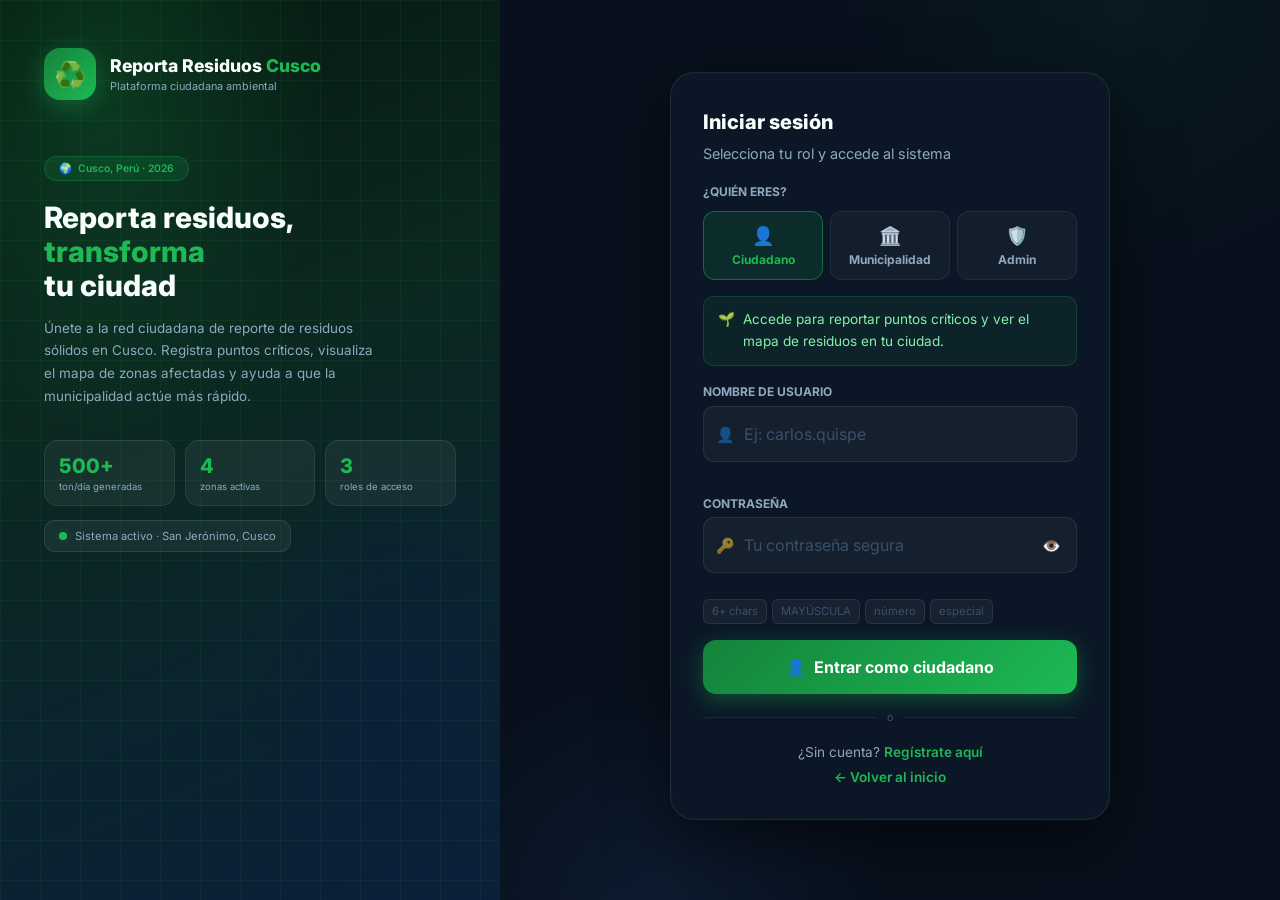
<file: login.html>
<!DOCTYPE html>
<html lang="es">
<head>
  <meta charset="UTF-8" />
  <meta name="viewport" content="width=device-width, initial-scale=1.0" />
  <title>Iniciar Sesión — Reporta Residuos Cusco</title>
  <link rel="preconnect" href="https://fonts.googleapis.com">
  <link href="https://fonts.googleapis.com/css2?family=Inter:wght@300;400;500;600;700&display=swap" rel="stylesheet">
  <style>
    /* ═══════════════════════════════════════
       VARIABLES & RESET
    ═══════════════════════════════════════ */
    :root {
      --green:      #1DB954;
      --green-dark: #14833B;
      --green-glow: rgba(29,185,84,0.35);
      --amber:      #F59E0B;
      --blue:       #3B82F6;
      --red:        #EF4444;
      --navy:       #0B1F3A;
      --navy-mid:   #162D4E;
      --slate:      #3A5068;
      --gray:       #8FA8BF;
      --white:      #F8FEFB;
      --bg:         #07101C;
    }

    *, *::before, *::after { margin: 0; padding: 0; box-sizing: border-box; }
    html { height: 100%; }

    body {
      font-family: 'Inter', sans-serif;
      background: var(--bg);
      color: var(--white);
      min-height: 100%;
      display: flex;
      align-items: stretch;
    }

    a { text-decoration: none; color: inherit; }
    button { cursor: pointer; font-family: inherit; border: none; background: none; }
    input  { font-family: inherit; outline: none; }

    /* ═══════════════════════════════════════
       LAYOUT — DOS COLUMNAS (PC) / UNA (MÓVIL)
    ═══════════════════════════════════════ */
    .page {
      display: flex;
      width: 100%;
      min-height: 100vh;
    }

    /* ── PANEL IZQUIERDO decorativo (oculto en móvil) ── */
    .panel-left {
      display: none;
      position: relative;
      overflow: hidden;
      background: linear-gradient(160deg, #061810 0%, #0B2820 40%, #0B1F3A 100%);
      flex-direction: column;
      justify-content: space-between;
      padding: 48px 44px;
    }

    .panel-left::before {
      content: '';
      position: absolute; inset: 0;
      background:
        radial-gradient(ellipse 70% 60% at 20% 10%, rgba(29,185,84,0.18) 0%, transparent 65%),
        radial-gradient(ellipse 50% 50% at 80% 80%, rgba(11,31,58,0.8)   0%, transparent 60%);
    }

    .pl-grid {
      position: absolute; inset: 0;
      background-image:
        linear-gradient(rgba(29,185,84,0.07) 1px, transparent 1px),
        linear-gradient(90deg, rgba(29,185,84,0.07) 1px, transparent 1px);
      background-size: 40px 40px;
    }

    .pl-content { position: relative; z-index: 1; }

    .pl-logo { display: flex; align-items: center; gap: 14px; }

    .pl-logo-icon {
      width: 52px; height: 52px;
      background: linear-gradient(135deg, var(--green-dark), var(--green));
      border-radius: 16px;
      display: flex; align-items: center; justify-content: center;
      font-size: 26px;
      box-shadow: 0 6px 24px var(--green-glow);
      flex-shrink: 0;
    }

    .pl-logo-name {
      font-family: 'Inter', sans-serif;
      font-size: 1.1rem; font-weight: 800; line-height: 1.2;
    }
    .pl-logo-name span { color: var(--green); }
    .pl-logo-sub { font-size: 0.68rem; color: var(--gray); margin-top: 3px; }

    .pl-hero { margin-top: auto; padding-top: 56px; }

    .pl-tag {
      display: inline-flex; align-items: center; gap: 6px;
      background: rgba(29,185,84,0.12);
      border: 1px solid rgba(29,185,84,0.25);
      border-radius: 20px; padding: 5px 14px;
      font-size: 0.65rem; font-weight: 600; color: var(--green);
      margin-bottom: 20px;
    }

    .pl-title {
      font-family: 'Inter', sans-serif;
      font-size: clamp(1.6rem, 2.3vw, 2.4rem);
      font-weight: 800; line-height: 1.15;
    }
    .pl-title em { color: var(--green); font-style: normal; }

    .pl-desc {
      margin-top: 14px;
      font-size: 0.84rem; color: var(--gray); line-height: 1.7;
      max-width: 340px;
    }

    .pl-stats { display: flex; gap: 10px; margin-top: 32px; }

    .pl-stat {
      background: rgba(255,255,255,0.05);
      border: 1px solid rgba(255,255,255,0.08);
      border-radius: 14px; padding: 13px 14px;
      flex: 1;
    }
    .pl-stat-val {
      font-family: 'Inter', sans-serif;
      font-size: 1.25rem; font-weight: 800; color: var(--green);
    }
    .pl-stat-lbl { font-size: 0.6rem; color: var(--gray); margin-top: 3px; }

    .pl-badge {
      display: inline-flex; align-items: center; gap: 8px;
      background: rgba(255,255,255,0.05);
      border: 1px solid rgba(255,255,255,0.09);
      border-radius: 11px; padding: 8px 14px;
      font-size: 0.7rem; color: var(--gray);
      margin-top: 14px;
    }
    .pl-dot {
      width: 8px; height: 8px; border-radius: 50%;
      background: var(--green); box-shadow: 0 0 8px var(--green-glow);
      animation: blink 2s ease-in-out infinite;
    }
    @keyframes blink { 0%,100%{opacity:1} 50%{opacity:0.25} }

    /* ── PANEL DERECHO (formulario) ── */
    .panel-right {
      flex: 1;
      display: flex;
      flex-direction: column;
      align-items: center;
      justify-content: center;
      background: var(--bg);
      position: relative;
      overflow: hidden;
      padding: 28px 16px 36px;
      min-height: 100vh;
    }

    .panel-right::before {
      content: '';
      position: absolute; inset: 0; z-index: 0;
      background:
        radial-gradient(ellipse 60% 50% at 80% 0%,   rgba(29,185,84,0.06) 0%, transparent 60%),
        radial-gradient(ellipse 50% 40% at 20% 100%, rgba(22,45,78,0.4)   0%, transparent 60%);
      pointer-events: none;
    }

    /* ── TARJETA ── */
    .card {
      position: relative; z-index: 10;
      width: 100%; max-width: 420px;
      background: rgba(13, 24, 40, 0.92);
      border: 1px solid rgba(255,255,255,0.08);
      border-radius: 24px;
      padding: 28px 24px 24px;
      backdrop-filter: blur(24px);
      box-shadow: 0 24px 64px rgba(0,0,0,0.5), 0 0 0 1px rgba(29,185,84,0.03) inset;
      animation: cardIn 0.55s cubic-bezier(0.34,1.56,0.64,1) both;
    }

    @keyframes cardIn {
      from { opacity:0; transform:translateY(20px) scale(0.97); }
      to   { opacity:1; transform:translateY(0) scale(1); }
    }

    /* Logo dentro de la card (visible en móvil, oculto en PC) */
    .card-logo {
      display: flex; flex-direction: column; align-items: center;
      gap: 8px; margin-bottom: 22px; text-align: center;
    }

    .card-logo-icon {
      width: 56px; height: 56px;
      background: linear-gradient(135deg, var(--green-dark), var(--green));
      border-radius: 17px;
      display: flex; align-items: center; justify-content: center;
      font-size: 26px;
      box-shadow: 0 6px 22px var(--green-glow);
      animation: pulse 3s ease-in-out infinite;
    }
    @keyframes pulse { 0%,100%{box-shadow:0 6px 22px var(--green-glow)} 50%{box-shadow:0 6px 32px rgba(29,185,84,0.6)} }

    .card-logo-name {
      font-family: 'Inter', sans-serif; font-size: 1.1rem; font-weight: 800;
    }
    .card-logo-name span { color: var(--green); }
    .card-logo-sub { font-size: 0.67rem; color: var(--gray); margin-top: -2px; }

    /* Título del form */
    .form-title {
      font-family: 'Inter', sans-serif; font-size: 1.4rem; font-weight: 800;
      margin-bottom: 8px; line-height: 1.3;
    }
    .form-sub { font-size: 0.9rem; color: var(--gray); margin-bottom: 20px; line-height: 1.5; }

    /* ── TABS DE ROL ── */
    .role-lbl {
      font-family: 'Inter', sans-serif;
      font-size: 0.75rem; font-weight: 700;
      text-transform: uppercase;
      color: var(--gray); margin-bottom: 12px;
    }

    .role-tabs {
      display: grid; grid-template-columns: repeat(3, 1fr);
      gap: 7px; margin-bottom: 16px;
    }

    .role-tab {
      display: flex; flex-direction: column; align-items: center;
      gap: 4px; padding: 12px 8px;
      background: rgba(255,255,255,0.03);
      border: 1.5px solid rgba(255,255,255,0.07);
      border-radius: 12px; cursor: pointer;
      transition: all 0.2s ease;
      font-family: 'Inter', sans-serif;
      font-size: 0.75rem; font-weight: 700;
      color: var(--gray);
      -webkit-tap-highlight-color: transparent;
      user-select: none; line-height: 1.3;
    }
    .role-tab:hover { background: rgba(255,255,255,0.06); color: #fff; }
    .role-tab:active { transform: scale(0.95); }
    .role-tab .r-ico { font-size: 18px; }

    .act-c { background:rgba(29,185,84,0.12);  border-color:rgba(29,185,84,0.45);  color:var(--green); }
    .act-m { background:rgba(59,130,246,0.12); border-color:rgba(59,130,246,0.45); color:#93C5FD; }
    .act-a { background:rgba(245,158,11,0.12); border-color:rgba(245,158,11,0.45); color:#FCD34D; }

    /* ── BANNER ── */
    .role-banner {
      border-radius: 10px; padding: 12px 14px;
      font-size: 0.85rem; line-height: 1.6; margin-bottom: 18px;
      display: flex; align-items: flex-start; gap: 8px;
      animation: fadeUp 0.25s ease both;
    }
    @keyframes fadeUp { from{opacity:0;transform:translateY(-4px)} to{opacity:1;transform:translateY(0)} }

    .bn-c { background:rgba(29,185,84,0.08);  border:1px solid rgba(29,185,84,0.2);  color:#86EFAC; }
    .bn-m { background:rgba(59,130,246,0.08); border:1px solid rgba(59,130,246,0.2); color:#93C5FD; }
    .bn-a { background:rgba(245,158,11,0.08); border:1px solid rgba(245,158,11,0.2); color:#FCD34D; }

    /* ── CAMPOS ── */
    .field-group { display:flex; flex-direction:column; gap:12px; margin-bottom:16px; }
    .field { display:flex; flex-direction:column; gap:5px; }

    .field-lbl {
      font-family:'Inter',sans-serif; font-size:0.75rem; font-weight:700;
      text-transform:uppercase; color:var(--gray); line-height: 1.4;
    }

    .field-wrap { position:relative; }

    .field-ico {
      position:absolute; left:13px; top:50%;
      transform:translateY(-50%);
      font-size:15px; pointer-events:none; opacity:0.55; line-height:1;
    }

    .field-input {
      width:100%;
      background:rgba(255,255,255,0.04);
      border:1.5px solid rgba(255,255,255,0.08);
      border-radius:11px;
      /* font-size mínimo 16px evita zoom en iOS */
      font-size:max(16px, 1rem);
      padding:15px 14px 15px 40px;
      color:#fff; line-height: 1.5;
      transition:border-color 0.2s, background 0.2s, box-shadow 0.2s;
    }
    .field-input::placeholder { color:var(--slate); }
    .field-input:focus {
      border-color:rgba(29,185,84,0.5);
      background:rgba(29,185,84,0.04);
      box-shadow:0 0 0 3px rgba(29,185,84,0.08);
    }
    .field-input.ferr {
      border-color:rgba(239,68,68,0.55)!important;
      background:rgba(239,68,68,0.04)!important;
      box-shadow:0 0 0 3px rgba(239,68,68,0.08)!important;
    }
    .field-input.fok { border-color:rgba(29,185,84,0.38); }

    /* focus por rol */
    .fc-m .field-input:focus { border-color:rgba(59,130,246,0.5); background:rgba(59,130,246,0.04); box-shadow:0 0 0 3px rgba(59,130,246,0.08); }
    .fc-a .field-input:focus { border-color:rgba(245,158,11,0.5);  background:rgba(245,158,11,0.04);  box-shadow:0 0 0 3px rgba(245,158,11,0.08); }

    .eye-btn {
      position:absolute; right:11px; top:50%; transform:translateY(-50%);
      color:var(--slate); font-size:15px; padding:5px;
      transition:color 0.2s; -webkit-tap-highlight-color:transparent;
    }
    .eye-btn:hover { color:var(--gray); }

    .field-err {
      font-size:0.75rem; color:#FDA4AF; min-height:17px;
      display:flex; align-items:center; gap:3px; line-height: 1.4;
    }

    .pwd-hints { display:flex; flex-wrap:wrap; gap:5px; margin-top:-1px; }
    .hint {
      font-size:0.7rem; padding:4px 8px; border-radius:6px;
      background:rgba(255,255,255,0.05); border:1px solid rgba(255,255,255,0.08);
      color:var(--slate); transition:all 0.2s; line-height: 1.3;
    }
    .hint.ok { background:rgba(29,185,84,0.12); border-color:rgba(29,185,84,0.3); color:#86EFAC; }

    /* ── BOTÓN ── */
    .btn-login {
      width:100%; border-radius:13px; padding:16px;
      font-family:'Inter',sans-serif; font-size:1rem; font-weight:700;
      color:#fff; line-height: 1.4;
      display:flex; align-items:center; justify-content:center; gap:8px;
      transition:transform 0.2s, box-shadow 0.2s, opacity 0.2s;
      -webkit-tap-highlight-color:transparent; touch-action:manipulation;
    }
    .btn-c { background:linear-gradient(135deg,var(--green-dark),var(--green)); box-shadow:0 6px 22px rgba(29,185,84,0.35); }
    .btn-m { background:linear-gradient(135deg,#1D4ED8,#3B82F6);               box-shadow:0 6px 22px rgba(59,130,246,0.35); }
    .btn-a { background:linear-gradient(135deg,#B45309,var(--amber));           box-shadow:0 6px 22px rgba(245,158,11,0.35); }

    .btn-login:hover:not(:disabled) { transform:translateY(-1px); }
    .btn-c:hover:not(:disabled) { box-shadow:0 10px 30px rgba(29,185,84,0.5); }
    .btn-m:hover:not(:disabled) { box-shadow:0 10px 30px rgba(59,130,246,0.5); }
    .btn-a:hover:not(:disabled) { box-shadow:0 10px 30px rgba(245,158,11,0.5); }
    .btn-login:active:not(:disabled) { transform:translateY(0); }
    .btn-login:disabled { opacity:0.5; cursor:not-allowed; }

    .spinner {
      width:16px; height:16px; border-radius:50%;
      border:2px solid rgba(255,255,255,0.3); border-top-color:#fff;
      animation:spin 0.7s linear infinite; flex-shrink:0;
    }
    @keyframes spin { to{transform:rotate(360deg)} }

    /* ── PIE DE CARD ── */
    .divider {
      display:flex; align-items:center; gap:10px;
      margin:16px 0; color:var(--slate); font-size:0.68rem;
    }
    .divider::before,.divider::after { content:''; flex:1; height:1px; background:rgba(255,255,255,0.07); }

    .card-footer { text-align:center; font-size:0.85rem; color:var(--gray); line-height:1.8; }
    .card-footer a { color:var(--green); font-weight:600; }
    .card-footer a:hover { text-decoration:underline; }

    /* ── TOAST ── */
    #toast {
      position:fixed; bottom:22px; left:50%;
      transform:translateX(-50%) translateY(14px);
      background:rgba(10,20,34,0.97);
      border:1px solid rgba(29,185,84,0.3);
      color:#fff; padding:13px 24px;
      border-radius:12px; font-size:0.9rem; font-weight:500; line-height: 1.5;
      opacity:0; transition:all 0.3s ease;
      z-index:9999; pointer-events:none;
      white-space:nowrap; max-width:90vw; text-align:center;
    }
    #toast.show     { opacity:1; transform:translateX(-50%) translateY(0); }
    #toast.toast-err{ border-color:rgba(239,68,68,0.4); }

    /* ── OVERLAY ÉXITO ── */
    .success-overlay {
      position:fixed; inset:0; z-index:500;
      background:rgba(7,16,28,0.97);
      display:flex; flex-direction:column;
      align-items:center; justify-content:center;
      gap:14px; opacity:0; pointer-events:none;
      transition:opacity 0.4s ease;
    }
    .success-overlay.show { opacity:1; pointer-events:all; }

    .suc-icon {
      width:76px; height:76px; border-radius:22px;
      display:flex; align-items:center; justify-content:center; font-size:36px;
      animation:popIn 0.5s cubic-bezier(0.34,1.56,0.64,1) both 0.1s;
    }
    @keyframes popIn { from{transform:scale(0.3);opacity:0} to{transform:scale(1);opacity:1} }
    .suc-title { font-family:'Inter',sans-serif; font-size:1.2rem; font-weight:800; color:#fff; }
    .suc-sub   { font-size:0.78rem; color:var(--gray); }

    /* Partículas */
    .particle {
      position:fixed; pointer-events:none; z-index:1;
      bottom: -10vh;
      animation:floatUp linear infinite;
      will-change: transform, opacity;
    }
    @keyframes floatUp {
      0%  { transform:translateY(0) translateX(0) scale(1) rotate(0deg); opacity:0; }
      5%  { opacity:0.4; }
      50% { opacity:0.35; }
      95% { opacity:0.15; }
      100%{ transform:translateY(-110vh) translateX(var(--dx)) scale(0.8) rotate(360deg); opacity:0; }
    }

    /* ═══════════════════════════════════════
       RESPONSIVE
    ═══════════════════════════════════════ */

    /* ── PC ≥ 900px ── */
    @media (min-width: 900px) {
      body { overflow: hidden; }

      .panel-left {
        display: flex;
        width: 44%;
        max-width: 500px;
      }

      /* card: ocultar logo (ya está en panel izq) */
      .card-logo { display: none; }

      .card {
        max-width: 440px;
        padding: 36px 32px 30px;
      }

      .form-title { font-size: 1.25rem; }
    }

    /* ── Tablet 600–899px ── */
    @media (min-width: 600px) and (max-width: 899px) {
      .panel-right { padding: 40px 24px; }
      .card { max-width: 480px; padding: 32px 28px 26px; }
    }

    /* ── Móvil < 600px ── */
    @media (max-width: 599px) {
      body { align-items: flex-start; }
      .panel-right {
        justify-content: flex-start;
        padding: 28px 14px 40px;
        min-height: 100svh; /* svh respeta teclado virtual en iOS */
      }
      .card { border-radius: 20px; }
    }

    /* ── Móvil muy pequeño < 380px ── */
    @media (max-width: 380px) {
      .card { padding: 22px 16px 20px; border-radius: 18px; }
      .role-tab { padding: 8px 4px; font-size: 0.56rem; }
      .r-ico { font-size: 16px !important; }
      .btn-login { padding: 14px; font-size: 0.84rem; }
    }
  </style>
</head>
<body>

  <!-- ── OVERLAY ÉXITO ── -->
  <div class="success-overlay" id="successOverlay">
    <div class="suc-icon" id="sucIcon">🌱</div>
    <div class="suc-title" id="sucTitle">¡Bienvenido!</div>
    <div class="suc-sub"   id="sucSub">Redirigiendo al sistema...</div>
  </div>

  <!-- Partículas -->
  <div id="particles"></div>

  <div class="page">

    <!-- ══════════════════════════════════
         PANEL IZQUIERDO (solo PC ≥ 900px)
    ══════════════════════════════════ -->
    <aside class="panel-left">
      <div class="pl-grid"></div>

      <div class="pl-content">
        <div class="pl-logo">
          <div class="pl-logo-icon">♻️</div>
          <div>
            <div class="pl-logo-name">Reporta Residuos <span>Cusco</span></div>
            <div class="pl-logo-sub">Plataforma ciudadana ambiental</div>
          </div>
        </div>

        <div class="pl-hero">
          <div class="pl-tag"><span>🌍</span> Cusco, Perú · 2026</div>

          <h2 class="pl-title">
            Reporta residuos,<br>
            <em>transforma</em><br>
            tu ciudad
          </h2>

          <p class="pl-desc">
            Únete a la red ciudadana de reporte de residuos sólidos en Cusco.
            Registra puntos críticos, visualiza el mapa de zonas afectadas
            y ayuda a que la municipalidad actúe más rápido.
          </p>

          <div class="pl-stats">
            <div class="pl-stat">
              <div class="pl-stat-val">500+</div>
              <div class="pl-stat-lbl">ton/día generadas</div>
            </div>
            <div class="pl-stat">
              <div class="pl-stat-val">4</div>
              <div class="pl-stat-lbl">zonas activas</div>
            </div>
            <div class="pl-stat">
              <div class="pl-stat-val">3</div>
              <div class="pl-stat-lbl">roles de acceso</div>
            </div>
          </div>

          <div class="pl-badge">
            <div class="pl-dot"></div>
            Sistema activo · San Jerónimo, Cusco
          </div>
        </div>
      </div>
    </aside>

    <!-- ══════════════════════════════════
         PANEL DERECHO — formulario
    ══════════════════════════════════ -->
    <main class="panel-right">
      <div class="card" id="loginCard">

        <!-- Logo (solo visible en móvil) -->
        <div class="card-logo">
          <div class="card-logo-icon">♻️</div>
          <div>
            <div class="card-logo-name">Reporta Residuos <span>Cusco</span></div>
            <div class="card-logo-sub">Plataforma ciudadana ambiental</div>
          </div>
        </div>

        <!-- Título -->
        <div class="form-title">Iniciar sesión</div>
        <div class="form-sub">Selecciona tu rol y accede al sistema</div>

        <!-- Selector de rol -->
        <div class="role-lbl">¿Quién eres?</div>
        <div class="role-tabs">
          <div class="role-tab act-c" data-rol="c" onclick="cambiarRol('c')">
            <span class="r-ico">👤</span>Ciudadano
          </div>
          <div class="role-tab" data-rol="m" onclick="cambiarRol('m')">
            <span class="r-ico">🏛️</span>Municipalidad
          </div>
          <div class="role-tab" data-rol="a" onclick="cambiarRol('a')">
            <span class="r-ico">🛡️</span>Admin
          </div>
        </div>

        <!-- Banner informativo -->
        <div class="role-banner bn-c" id="roleBanner">
          <span style="flex-shrink:0">🌱</span>
          <span id="bannerTxt">Accede para reportar puntos críticos y ver el mapa de residuos.</span>
        </div>

        <!-- Campos y botón -->
        <div class="field-group" id="fieldGroup"></div>

        <button class="btn-login btn-c" id="btnLogin" onclick="intentarLogin()">
          <span id="btnIco">👤</span>
          <span id="btnTxt">Entrar como ciudadano</span>
        </button>

        <!-- Pie -->
        <div class="divider">o</div>
        <div class="card-footer">
          ¿Sin cuenta? <a href="#" onclick="toast('Registro próximamente 🚀',false);return false;">Regístrate aquí</a><br>
          <a href="index.html">← Volver al inicio</a>
        </div>

      </div>
    </main>
  </div>

  <div id="toast"></div>

  <script>
  // ══════════════════════════════════════════════════════
  // CREDENCIALES Y CONFIGURACIÓN
  // ══════════════════════════════════════════════════════
  const CREDS = {
    c: [
      { u:'ciudadano',     p:'Cusco2026!'    },
      { u:'carlos.quispe', p:'Carlos123#'    },
      { u:'maria.condori', p:'Maria456@'     },
    ],
    m: [
      { u:'trabajador01',   p:'Muni@2026'    },
      { u:'limpieza.cusco', p:'Residuos#1'   },
      { u:'inspector01',    p:'Inspector99!' },
    ],
    a: [
      { u:'admin',       p:'Admin@Cusco2026!' },
      { u:'superadmin',  p:'SuperAdmin#99'    },
    ],
  };

  const REDIRECT = { c:'principal.html', m:'principal.html', a:'principal.html' };

  const CFG = {
    c: {
      banner:   'Accede para reportar puntos críticos y ver el mapa de residuos en tu ciudad.',
      bnCls:    'bn-c', banIco: '🌱',
      btnCls:   'btn-c', btnIco: '👤', btnTxt: 'Entrar como ciudadano',
      tabCls:   'act-c', fcCls: '',
      uLabel:   'Nombre de usuario', uPh: 'Ej: carlos.quispe', uIco: '👤',
      sucIco:   '🌱', sucBg: 'linear-gradient(135deg,#14833B,#1DB954)',
      sucTitle: '¡Bienvenido, ciudadano!', sucSub: 'Accediendo al mapa...',
    },
    m: {
      banner:   'Acceso exclusivo para personal de limpieza e inspectores de la Municipalidad del Cusco.',
      bnCls:    'bn-m', banIco: '🏛️',
      btnCls:   'btn-m', btnIco: '🏛️', btnTxt: 'Entrar como trabajador',
      tabCls:   'act-m', fcCls: 'fc-m',
      uLabel:   'Código de trabajador', uPh: 'Ej: trabajador01', uIco: '🏛️',
      sucIco:   '🏛️', sucBg: 'linear-gradient(135deg,#1D4ED8,#3B82F6)',
      sucTitle: '¡Bienvenido, trabajador!', sucSub: 'Cargando panel municipal...',
    },
    a: {
      banner:   'Acceso restringido al panel de administración. Solo personal autorizado.',
      bnCls:    'bn-a', banIco: '🛡️',
      btnCls:   'btn-a', btnIco: '🛡️', btnTxt: 'Entrar como administrador',
      tabCls:   'act-a', fcCls: 'fc-a',
      uLabel:   'Usuario administrador', uPh: 'Ej: admin', uIco: '🛡️',
      sucIco:   '🛡️', sucBg: 'linear-gradient(135deg,#B45309,#F59E0B)',
      sucTitle: '¡Bienvenido, admin!', sucSub: 'Cargando panel de control...',
    },
  };

  // Estado
  let rol = 'c', fallos = 0, bloq = null, verPwd = false;

  // ══════════════════════════════════════════════════════
  // CAMBIAR ROL
  // ══════════════════════════════════════════════════════
  function cambiarRol(r) {
    rol = r;
    const c = CFG[r];

    document.querySelectorAll('.role-tab').forEach(t => {
      t.className = 'role-tab';
      if (t.dataset.rol === r) t.classList.add(c.tabCls);
    });

    const bn = g('roleBanner');
    bn.className = `role-banner ${c.bnCls}`;
    bn.style.animation = 'none'; void bn.offsetWidth; bn.style.animation = '';
    bn.innerHTML = `<span style="flex-shrink:0">${c.banIco}</span><span>${c.banner}</span>`;

    const btn = g('btnLogin');
    btn.className = `btn-login ${c.btnCls}`;
    g('btnIco').textContent = c.btnIco;
    g('btnTxt').textContent = c.btnTxt;

    renderCampos();
    limpiarErr();
  }

  // ══════════════════════════════════════════════════════
  // RENDERIZAR CAMPOS
  // ══════════════════════════════════════════════════════
  function renderCampos() {
    const c = CFG[rol];
    const fg = g('fieldGroup');
    fg.className = `field-group ${c.fcCls}`;
    verPwd = false;

    fg.innerHTML = `
      <div class="field">
        <label class="field-lbl">${c.uLabel}</label>
        <div class="field-wrap">
          <span class="field-ico">${c.uIco}</span>
          <input class="field-input" id="iUser" type="text"
            placeholder="${c.uPh}"
            autocomplete="username" autocorrect="off"
            autocapitalize="none" spellcheck="false"
            inputmode="text"
            oninput="valUser()" onkeydown="enter(event)">
        </div>
        <div class="field-err" id="eUser"></div>
      </div>

      <div class="field">
        <label class="field-lbl">Contraseña</label>
        <div class="field-wrap">
          <span class="field-ico">🔑</span>
          <input class="field-input" id="iPwd" type="password"
            placeholder="Tu contraseña segura"
            autocomplete="current-password"
            oninput="valPwd()" onkeydown="enter(event)">
          <button type="button" class="eye-btn" id="eyeBtn"
            onclick="togglePwd()" aria-label="Mostrar/ocultar contraseña">👁️</button>
        </div>
        <div class="field-err" id="ePwd"></div>
        <div class="pwd-hints">
          <span class="hint" id="h-len">6+ chars</span>
          <span class="hint" id="h-may">MAYÚSCULA</span>
          <span class="hint" id="h-num">número</span>
          <span class="hint" id="h-esp">especial</span>
        </div>
      </div>
    `;
  }

  // ══════════════════════════════════════════════════════
  // VALIDACIONES
  // ══════════════════════════════════════════════════════
  function valUser() {
    const v = g('iUser')?.value.trim() ?? '';
    if (!v)           return setF('iUser','eUser','',''), false;
    if (v.length < 3) return setF('iUser','eUser','ferr','⚠ Mínimo 3 caracteres'), false;
    if (/\s/.test(v)) return setF('iUser','eUser','ferr','⚠ Sin espacios en el usuario'), false;
    setF('iUser','eUser','fok',''); return true;
  }

  function valPwd() {
    const v = g('iPwd')?.value ?? '';
    ht('h-len', v.length >= 6);
    ht('h-may', /[A-Z]/.test(v));
    ht('h-num', /[0-9]/.test(v));
    ht('h-esp', /[^a-zA-Z0-9]/.test(v));
    if (!v)           return setF('iPwd','ePwd','',''), false;
    if (v.length < 6) return setF('iPwd','ePwd','ferr','⚠ Mínimo 6 caracteres'), false;
    setF('iPwd','ePwd','fok',''); return true;
  }

  function ht(id, ok) { const el=g(id); if(el) el.classList.toggle('ok',ok); }

  function setF(inpId, errId, cls, msg) {
    const i=g(inpId), e=g(errId);
    if(!i||!e) return;
    i.classList.remove('ferr','fok');
    if(cls) i.classList.add(cls);
    e.innerHTML = msg ? `❌ ${msg}` : '';
  }

  // ══════════════════════════════════════════════════════
  // LOGIN
  // ══════════════════════════════════════════════════════
  function intentarLogin() {
    if (bloq && Date.now() < bloq) {
      toast(`⏳ Bloqueado. Espera ${Math.ceil((bloq-Date.now())/1000)}s`, true); return;
    }

    const u = g('iUser')?.value.trim() ?? '';
    const p = g('iPwd')?.value ?? '';
    let ok = true;

    if (!u) { setF('iUser','eUser','ferr','⚠ El usuario es obligatorio'); ok=false; }
    if (!p) { setF('iPwd','ePwd','ferr','⚠ La contraseña es obligatoria'); ok=false; }
    if (!ok) return;

    const btn = g('btnLogin');
    btn.disabled = true;
    btn.innerHTML = `<div class="spinner"></div><span>Verificando...</span>`;

    setTimeout(() => {
      const match = (CREDS[rol]||[]).find(c => c.u===u && c.p===p);

      if (match) {
        fallos = 0;
        sessionStorage.setItem('loggedIn','true');
        sessionStorage.setItem('rol',rol);
        sessionStorage.setItem('usuario',u);
        mostrarExito();
      } else {
        fallos++;
        btn.disabled = false;
        const c = CFG[rol];
        btn.innerHTML = `<span>${c.btnIco}</span><span>${c.btnTxt}</span>`;

        if (fallos >= 5) {
          bloq = Date.now() + 30000;
          toast('🔒 5 intentos fallidos. Bloqueado 30 segundos.', true);
          countdownBloq();
        } else {
          const r = 5 - fallos;
          toast(`❌ Credenciales incorrectas · ${r} intento${r!==1?'s':''} restante${r!==1?'s':''}`, true);
          sacudir();
          setF('iUser','eUser','ferr','');
          setF('iPwd','ePwd','ferr','⚠ Usuario o contraseña incorrectos');
        }
      }
    }, 850);
  }

  function mostrarExito() {
    const c = CFG[rol];
    g('sucIcon').textContent  = c.sucIco;
    g('sucIcon').style.background = c.sucBg;
    g('sucIcon').style.boxShadow  = '0 10px 36px rgba(0,0,0,0.5)';
    g('sucTitle').textContent = c.sucTitle;
    g('sucSub').textContent   = c.sucSub;
    g('successOverlay').classList.add('show');
    setTimeout(() => window.location.href = REDIRECT[rol], 1900);
  }

  function sacudir() {
    const card = g('loginCard');
    const frames = [8,-8,6,-6,3,-2,0];
    let i = 0;
    card.style.transition = 'transform 0.05s';
    const iv = setInterval(() => {
      card.style.transform = `translateX(${frames[i]}px)`;
      if (++i >= frames.length) { clearInterval(iv); card.style.transform = ''; }
    }, 50);
  }

  function countdownBloq() {
    const iv = setInterval(() => {
      if (!bloq || Date.now() >= bloq) {
        clearInterval(iv); bloq = null; fallos = 0;
        const btn = g('btnLogin');
        if (btn) {
          btn.disabled = false;
          const c = CFG[rol];
          btn.innerHTML = `<span>${c.btnIco}</span><span>${c.btnTxt}</span>`;
        }
        toast('✅ Desbloqueado. Intenta de nuevo.', false);
      }
    }, 1000);
  }

  // ══════════════════════════════════════════════════════
  // UTILIDADES
  // ══════════════════════════════════════════════════════
  function togglePwd() {
    verPwd = !verPwd;
    const i=g('iPwd'), b=g('eyeBtn');
    if(i) i.type = verPwd ? 'text' : 'password';
    if(b) b.textContent = verPwd ? '🙈' : '👁️';
  }

  function enter(e) { if (e.key==='Enter') intentarLogin(); }

  function limpiarErr() {
    ['iUser','iPwd'].forEach(id => { const el=g(id); if(el) el.classList.remove('ferr','fok'); });
    ['eUser','ePwd'].forEach(id => { const el=g(id); if(el) el.innerHTML=''; });
  }

  function g(id) { return document.getElementById(id); }

  let toastTimer;
  function toast(msg, err=false) {
    const t = g('toast');
    t.textContent = msg;
    t.className = err ? 'toast-err show' : 'show';
    clearTimeout(toastTimer);
    toastTimer = setTimeout(() => t.className='', 3400);
  }

  // ══════════════════════════════════════════════════════
  // PARTÍCULAS
  // ══════════════════════════════════════════════════════
  function crearParticulas() {
    const cont = g('particles');
    if (!cont) return;
    
    const emojis = ['♻️','🌿','💧','🌱','🍃','🌍'];
    const cantidad = window.innerWidth >= 900 ? 22 : 12;
    
    for (let i = 0; i < cantidad; i++) {
      const p = document.createElement('div');
      p.className = 'particle';
      
      const tamaño = Math.random() * 12 + 8; // 8px a 20px
      const izquierda = Math.random() * 100;
      const duracion = 8 + Math.random() * 12; // 8s a 20s
      const delay = Math.random() * 8; // 0s a 8s
      const desplazamiento = (Math.random() - 0.5) * 200; // -100px a 100px horizontal
      
      p.style.cssText = `
        left: ${izquierda}vw;
        font-size: ${tamaño}px;
        animation-duration: ${duracion}s;
        animation-delay: ${delay}s;
        --dx: ${desplazamiento}px;
        text-shadow: 0 0 8px rgba(29, 185, 84, 0.3);
        filter: drop-shadow(0 0 4px rgba(29, 185, 84, 0.2));
      `;
      p.textContent = emojis[Math.floor(Math.random() * emojis.length)];
      cont.appendChild(p);
    }
  }

  // Crear partículas continuamente cada 8 segundos
  function regenerarParticulas() {
    setInterval(() => {
      const cont = g('particles');
      if (!cont) return;
      
      // Limpiar partículas antiguas
      if (cont.children.length > 35) {
        const toRemove = cont.children.length - 25;
        for (let i = 0; i < toRemove; i++) {
          cont.removeChild(cont.firstChild);
        }
      }
      
      // Añadir nuevas partículas
      const emojis = ['♻️','🌿','💧','🌱','🍃','🌍'];
      for (let i = 0; i < 3; i++) {
        const p = document.createElement('div');
        p.className = 'particle';
        
        const tamaño = Math.random() * 12 + 8;
        const izquierda = Math.random() * 100;
        const duracion = 8 + Math.random() * 12;
        const delay = Math.random() * 2;
        const desplazamiento = (Math.random() - 0.5) * 200;
        
        p.style.cssText = `
          left: ${izquierda}vw;
          font-size: ${tamaño}px;
          animation-duration: ${duracion}s;
          animation-delay: ${delay}s;
          --dx: ${desplazamiento}px;
          text-shadow: 0 0 8px rgba(29, 185, 84, 0.3);
          filter: drop-shadow(0 0 4px rgba(29, 185, 84, 0.2));
        `;
        p.textContent = emojis[Math.floor(Math.random() * emojis.length)];
        cont.appendChild(p);
      }
    }, 8000);
  }

  // ══════════════════════════════════════════════════════
  // INIT
  // ══════════════════════════════════════════════════════
  window.addEventListener('load', () => {
    crearParticulas();
    regenerarParticulas();
    cambiarRol('c');
  });
  </script>
</body>
</html>
</file>
